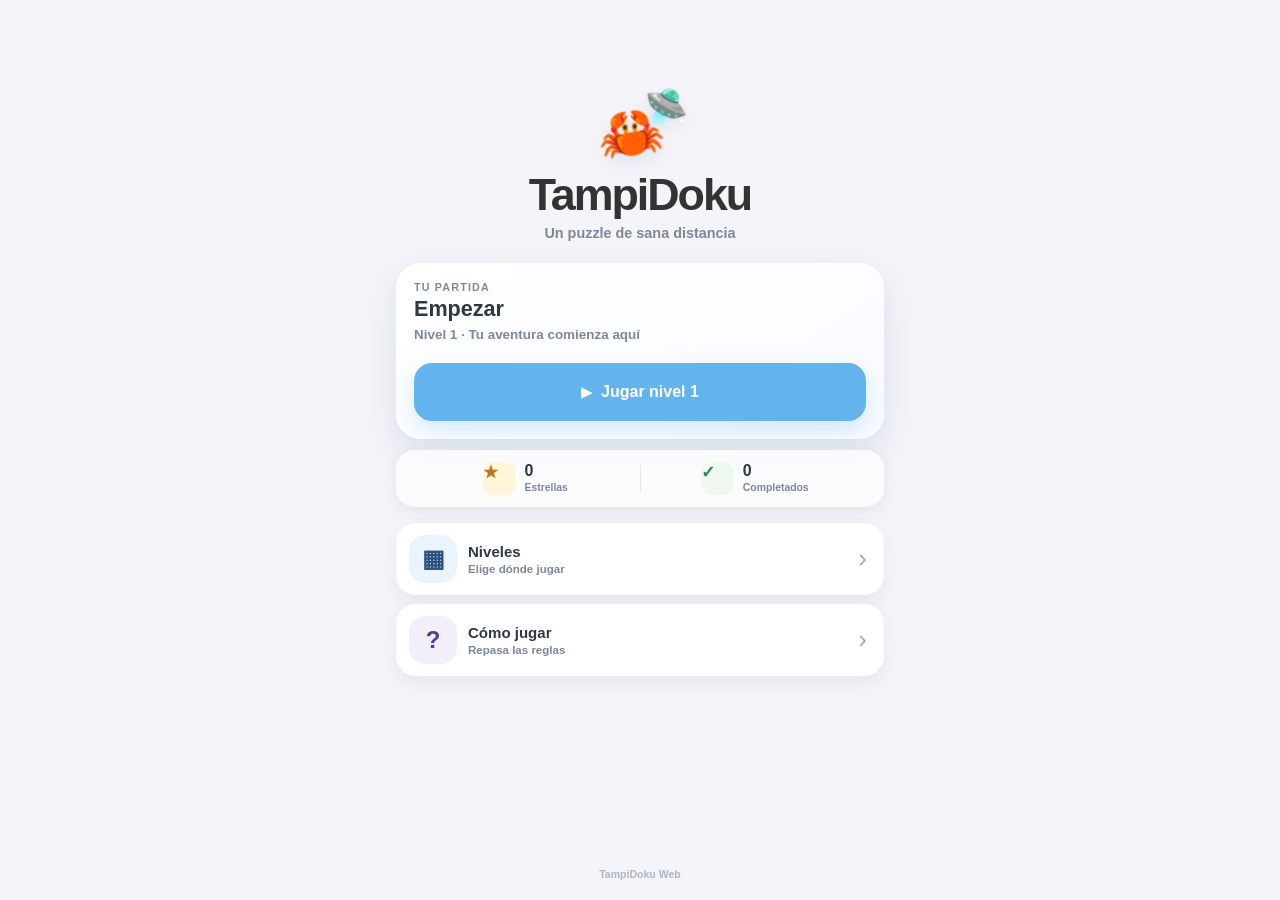
<file: index.html>
<!DOCTYPE html>
<html lang="es">
<head>
    <meta charset="UTF-8">
    <meta name="viewport" content="width=device-width, initial-scale=1.0, viewport-fit=cover">
    <meta name="theme-color" content="#f4f4f9">
    <title>TampiDoku</title>
    <link rel="stylesheet" href="css/home.css">
</head>
<body>
    <main class="home-app">
        <section class="hero">
            <div class="brand-mark" aria-hidden="true">
                <span class="brand-crab">🦀</span>
                <span class="brand-ufo">🛸</span>
            </div>

            <h1>TampiDoku</h1>
            <p>Un puzzle de sana distancia</p>
        </section>

        <section class="continue-card">
            <div class="continue-copy">
                <span class="continue-kicker">TU PARTIDA</span>
                <h2 id="continue-title">Continuar</h2>
                <p id="continue-detail">Cargando progreso…</p>
            </div>

            <button id="btn-continue" class="continue-button" type="button" disabled>
                <span class="play-icon">▶</span>
                <span id="continue-button-text">Continuar</span>
            </button>
        </section>

        <section class="progress-summary" aria-label="Progreso">
            <div class="summary-item">
                <span class="summary-icon">★</span>
                <div>
                    <strong id="total-stars">0</strong>
                    <span>Estrellas</span>
                </div>
            </div>

            <div class="summary-divider"></div>

            <div class="summary-item">
                <span class="summary-icon">✓</span>
                <div>
                    <strong id="completed-levels">0</strong>
                    <span>Completados</span>
                </div>
            </div>
        </section>

        <nav class="home-menu" aria-label="Menú principal">
            <button id="btn-levels" class="menu-card levels-card" type="button">
                <span class="menu-icon">▦</span>
                <span class="menu-copy">
                    <strong>Niveles</strong>
                    <small>Elige dónde jugar</small>
                </span>
                <span class="menu-arrow">›</span>
            </button>

            <button id="btn-tutorial" class="menu-card tutorial-card" type="button">
                <span class="menu-icon">?</span>
                <span class="menu-copy">
                    <strong>Cómo jugar</strong>
                    <small>Repasa las reglas</small>
                </span>
                <span class="menu-arrow">›</span>
            </button>
        </nav>

        <p class="home-version">TampiDoku Web</p>
    </main>

    <script src="js/player-progress.js"></script>
    <script src="js/home.js"></script>
</body>
</html>
</file>
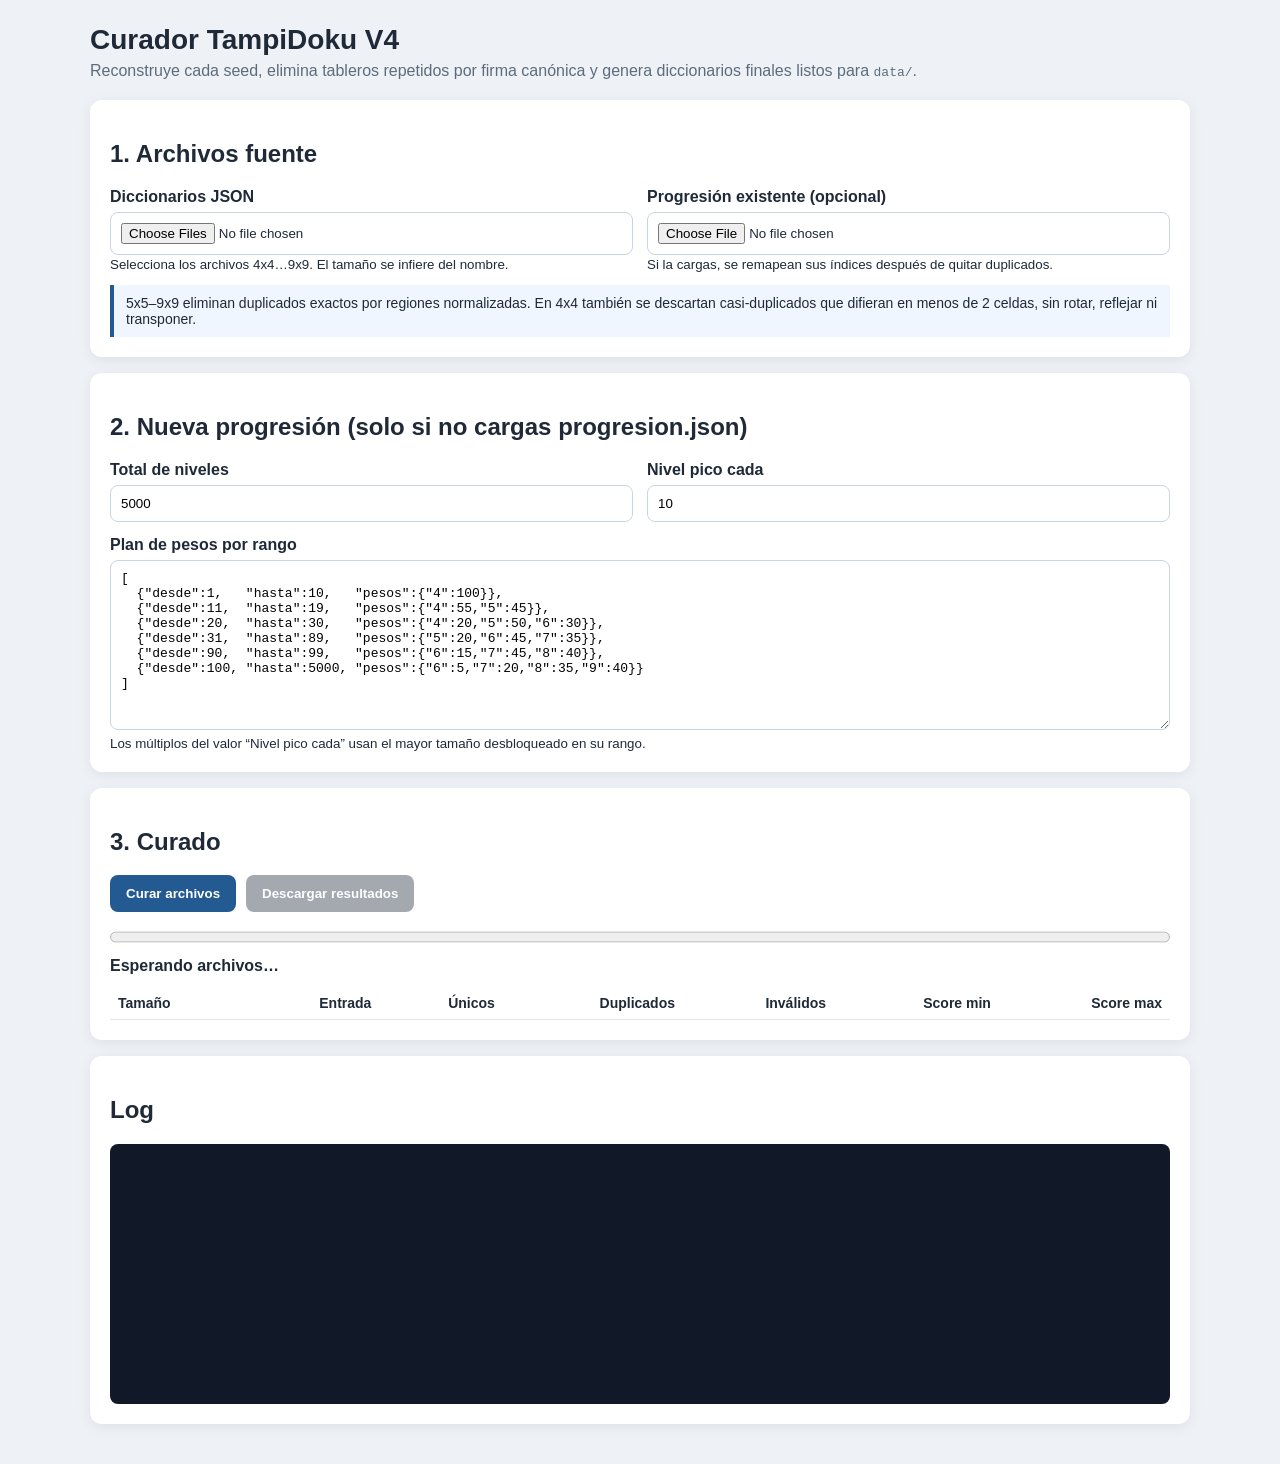
<file: curador_tampidoku.html>
<!DOCTYPE html>
<html lang="es">
<head>
<meta charset="UTF-8">
<meta name="viewport" content="width=device-width, initial-scale=1.0">
<title>Curador TampiDoku V4 — Dedupe visual 4x4 + Progresión</title>
<style>
    :root {
        font-family: "Segoe UI", Arial, sans-serif;
        color: #1f2937;
        background: #eef2f7;
    }
    * { box-sizing: border-box; }
    body { margin: 0; padding: 24px; }
    .wrap { max-width: 1100px; margin: 0 auto; }
    h1 { margin: 0 0 6px; font-size: 28px; }
    .sub { margin: 0 0 20px; color: #5f6b7a; }
    .card {
        background: white;
        border-radius: 12px;
        padding: 20px;
        margin-bottom: 16px;
        box-shadow: 0 3px 14px rgba(0,0,0,.07);
    }
    .grid {
        display: grid;
        grid-template-columns: repeat(auto-fit,minmax(240px,1fr));
        gap: 14px;
    }
    label { display:block; font-weight:600; margin-bottom:6px; }
    input[type=file], input[type=number], textarea {
        width:100%;
        padding:10px;
        border:1px solid #cbd5e1;
        border-radius:8px;
        background:#fff;
    }
    textarea {
        min-height: 170px;
        resize: vertical;
        font-family: Consolas, monospace;
        font-size: 13px;
    }
    button {
        border:0;
        border-radius:8px;
        padding:11px 16px;
        font-weight:700;
        cursor:pointer;
        background:#245a92;
        color:#fff;
    }
    button.secondary { background:#4b5563; }
    button:disabled { opacity:.5; cursor:not-allowed; }
    .actions { display:flex; flex-wrap:wrap; gap:10px; margin-top:14px; }
    progress { width:100%; height:22px; }
    #status { margin-top:8px; font-weight:600; }
    table { width:100%; border-collapse:collapse; margin-top:12px; font-size:14px; }
    th,td { border-bottom:1px solid #e5e7eb; padding:8px; text-align:right; }
    th:first-child,td:first-child { text-align:left; }
    .log {
        background:#111827;
        color:#d1d5db;
        padding:14px;
        border-radius:8px;
        height:260px;
        overflow:auto;
        font: 13px/1.45 Consolas, monospace;
        white-space:pre-wrap;
    }
    .ok { color:#166534; }
    .warn { color:#92400e; }
    .note {
        padding:10px 12px;
        border-left:4px solid #245a92;
        background:#eff6ff;
        margin-top:12px;
        font-size:14px;
    }
</style>
</head>
<body>
<div class="wrap">
    <h1>Curador TampiDoku V4</h1>
    <p class="sub">Reconstruye cada seed, elimina tableros repetidos por firma canónica y genera diccionarios finales listos para <code>data/</code>.</p>

    <div class="card">
        <h2>1. Archivos fuente</h2>
        <div class="grid">
            <div>
                <label for="dict-files">Diccionarios JSON</label>
                <input id="dict-files" type="file" accept=".json,application/json" multiple>
                <small>Selecciona los archivos 4x4…9x9. El tamaño se infiere del nombre.</small>
            </div>
            <div>
                <label for="progress-file">Progresión existente (opcional)</label>
                <input id="progress-file" type="file" accept=".json,application/json">
                <small>Si la cargas, se remapean sus índices después de quitar duplicados.</small>
            </div>
        </div>
        <div class="note">
            5x5–9x9 eliminan duplicados exactos por regiones normalizadas. En 4x4 también se descartan casi-duplicados que difieran en menos de 2 celdas, sin rotar, reflejar ni transponer.
        </div>
    </div>

    <div class="card">
        <h2>2. Nueva progresión (solo si no cargas progresion.json)</h2>
        <div class="grid">
            <div>
                <label for="target-levels">Total de niveles</label>
                <input id="target-levels" type="number" min="1" value="5000">
            </div>
            <div>
                <label for="peak-every">Nivel pico cada</label>
                <input id="peak-every" type="number" min="0" value="10">
            </div>
        </div>

        <label for="plan" style="margin-top:14px">Plan de pesos por rango</label>
        <textarea id="plan">[
  {"desde":1,   "hasta":10,   "pesos":{"4":100}},
  {"desde":11,  "hasta":19,   "pesos":{"4":55,"5":45}},
  {"desde":20,  "hasta":30,   "pesos":{"4":20,"5":50,"6":30}},
  {"desde":31,  "hasta":89,   "pesos":{"5":20,"6":45,"7":35}},
  {"desde":90,  "hasta":99,   "pesos":{"6":15,"7":45,"8":40}},
  {"desde":100, "hasta":5000, "pesos":{"6":5,"7":20,"8":35,"9":40}}
]</textarea>
        <small>Los múltiplos del valor “Nivel pico cada” usan el mayor tamaño desbloqueado en su rango.</small>
    </div>

    <div class="card">
        <h2>3. Curado</h2>
        <div class="actions">
            <button id="btn-process">Curar archivos</button>
            <button id="btn-download-all" class="secondary" disabled>Descargar resultados</button>
        </div>
        <div style="margin-top:14px">
            <progress id="bar" value="0" max="1"></progress>
            <div id="status">Esperando archivos…</div>
        </div>

        <table>
            <thead>
                <tr>
                    <th>Tamaño</th>
                    <th>Entrada</th>
                    <th>Únicos</th>
                    <th>Duplicados</th>
                    <th>Inválidos</th>
                    <th>Score min</th>
                    <th>Score max</th>
                </tr>
            </thead>
            <tbody id="stats"></tbody>
        </table>
    </div>

    <div class="card">
        <h2>Log</h2>
        <div id="log" class="log"></div>
    </div>
</div>

<script>
"use strict";

// ============================================================
// MOTOR DE GENERACIÓN — copia autocontenida del generador
// ============================================================

function mulberry32(a) {
    return function() {
        let t = a += 0x6D2B79F5;
        t = Math.imul(t ^ t >>> 15, t | 1);
        t ^= t + Math.imul(t ^ t >>> 7, t | 61);
        return ((t ^ t >>> 14) >>> 0) / 4294967296;
    };
}

function shuffleArray(array, rng) {
    for (let i = array.length - 1; i > 0; i--) {
        const j = Math.floor(rng() * (i + 1));
        [array[i], array[j]] = [array[j], array[i]];
    }
    return array;
}

function countSolutions(grid, size) {
    let solutionsCount = 0;

    function solve(row, currentMarkers) {
        if (row === size) {
            solutionsCount++;
            return;
        }

        for (let col = 0; col < size; col++) {
            if (isValidForSolver(row, col, currentMarkers, grid)) {
                currentMarkers.push({r: row, c: col, biome: grid[row][col]});
                solve(row + 1, currentMarkers);
                currentMarkers.pop();

                if (solutionsCount > 1) return;
            }
        }
    }

    function isValidForSolver(r, c, currentMarkers, grid) {
        const biome = grid[r][c];

        for (const marker of currentMarkers) {
            if (marker.c === c) return false;
            if (marker.biome === biome) return false;
            if (Math.abs(marker.r - r) <= 1 &&
                Math.abs(marker.c - c) <= 1) return false;
        }
        return true;
    }

    solve(0, []);
    return solutionsCount;
}

function generateRandomLevel(size, seed) {
    const rng = mulberry32(Number(seed));
    const maxAttempts = 1500;

    for (let attempt = 0; attempt < maxAttempts; attempt++) {
        let newSolution = [];

        function solveMarkers(row, currentSolution) {
            if (row === size) {
                newSolution = [...currentSolution];
                return true;
            }

            const cols = shuffleArray([...Array(size).keys()], rng);

            for (const c of cols) {
                if (isValidPosition(row, c, currentSolution)) {
                    currentSolution.push({r: row, c});
                    if (solveMarkers(row + 1, currentSolution)) return true;
                    currentSolution.pop();
                }
            }
            return false;
        }

        function isValidPosition(r, c, currentSolution) {
            for (const marker of currentSolution) {
                if (marker.c === c) return false;
                if (Math.abs(marker.r - r) <= 1 &&
                    Math.abs(marker.c - c) <= 1) return false;
            }
            return true;
        }

        solveMarkers(0, []);

        if (newSolution.length !== size) continue;

        const newRegionGrid = Array.from(
            {length:size},
            () => Array(size).fill(-1)
        );

        const queue = [];

        newSolution.forEach((marker,index) => {
            newRegionGrid[marker.r][marker.c] = index;
            queue.push({r:marker.r,c:marker.c,id:index});
        });

        while (queue.length > 0) {
            const randIdx = Math.floor(rng() * queue.length);
            const current = queue.splice(randIdx,1)[0];

            const neighbors = [
                {r:current.r-1,c:current.c},
                {r:current.r+1,c:current.c},
                {r:current.r,c:current.c-1},
                {r:current.r,c:current.c+1}
            ];

            for (const n of neighbors) {
                if (
                    n.r >= 0 && n.r < size &&
                    n.c >= 0 && n.c < size &&
                    newRegionGrid[n.r][n.c] === -1
                ) {
                    newRegionGrid[n.r][n.c] = current.id;
                    queue.push({r:n.r,c:n.c,id:current.id});
                }
            }
        }

        if (countSolutions(newRegionGrid,size) === 1) {
            return {
                generatedSolution:newSolution,
                generatedRegions:newRegionGrid
            };
        }
    }

    return null;
}

// ============================================================
// FIRMA CANÓNICA
// ============================================================

function normalizeRegions(grid) {
    const idMap = new Map();
    let nextId = 0;

    return grid.map(row => row.map(value => {
        if (!idMap.has(value)) {
            idMap.set(value,nextId++);
        }
        return idMap.get(value);
    }));
}

function getBoardSignature(level) {
    // La identidad visual del tablero queda definida únicamente por
    // la forma de sus regiones. Los IDs internos se normalizan antes
    // de comparar para detectar tableros visualmente idénticos aunque
    // sus regiones tengan numeraciones distintas.
    return normalizeRegions(level.generatedRegions)
        .map(row => row.join(","))
        .join("|");
}

// Distancia visual entre dos tableros ya normalizados.
// NO rota, refleja ni transpone: compara exactamente las mismas coordenadas.
function visualDistance(gridA, gridB) {
    let diff = 0;

    for (let r = 0; r < gridA.length; r++) {
        for (let c = 0; c < gridA[r].length; c++) {
            if (gridA[r][c] !== gridB[r][c]) {
                diff++;
            }
        }
    }

    return diff;
}

// Para 4x4 exigimos al menos 2 celdas distintas.
// 0 = duplicado exacto
// 1 = casi duplicado visual
// 2+ = suficientemente diferente
function isTooSimilar4x4(levelA, levelB) {
    const a = normalizeRegions(levelA.generatedRegions);
    const b = normalizeRegions(levelB.generatedRegions);

    return visualDistance(a, b) < 2;
}

// ============================================================
// UTILIDADES
// ============================================================

const $ = id => document.getElementById(id);
const results = {
    dictionaries:new Map(),
    progression:null,
    files:[]
};

function log(message) {
    const box = $("log");
    box.textContent += `> ${message}\n`;
    box.scrollTop = box.scrollHeight;
}

function inferSize(filename) {
    const m = filename.match(/(?:diccionario[_-]?)?(\d+)x\1/i);
    if (m) return Number(m[1]);

    const m2 = filename.match(/(\d+)x(\d+)/i);
    if (m2 && m2[1] === m2[2]) return Number(m2[1]);

    return null;
}

async function readJsonFile(file) {
    const text = await file.text();
    return JSON.parse(text);
}

function yieldUI() {
    return new Promise(resolve => setTimeout(resolve,0));
}

function downloadJson(filename,data) {
    const blob = new Blob(
        [JSON.stringify(data,null,2)],
        {type:"application/json"}
    );
    const url = URL.createObjectURL(blob);
    const a = document.createElement("a");
    a.href = url;
    a.download = filename;
    document.body.appendChild(a);
    a.click();
    a.remove();
    setTimeout(() => URL.revokeObjectURL(url),1000);
}

function updateStats(rows) {
    $("stats").innerHTML = rows.map(s => `
        <tr>
            <td>${s.size}x${s.size}</td>
            <td>${s.input}</td>
            <td>${s.unique}</td>
            <td>${s.duplicates}</td>
            <td>${s.invalid}</td>
            <td>${s.minScore ?? "-"}</td>
            <td>${s.maxScore ?? "-"}</td>
        </tr>
    `).join("");
}

// ============================================================
// CURADO DE DICCIONARIOS
// ============================================================

async function curateDictionary(size,items,progress,totalWork) {
    const signatures = new Map();
    const curated = [];
    const acceptedLevels = []; // tableros reconstruidos ya aceptados
    const duplicates = [];
    let invalid = 0;

    for (let i = 0; i < items.length; i++) {
        const item = items[i];

        if (
            item == null ||
            item.seed === undefined ||
            item.seed === null
        ) {
            invalid++;
            progress.done++;
            continue;
        }

        const level = generateRandomLevel(size,item.seed);

        if (!level) {
            invalid++;
            log(`${size}x${size}: seed ${item.seed} no pudo reconstruirse.`);
            progress.done++;
            continue;
        }

        const signature = getBoardSignature(level);

        let duplicateOf = null;
        let duplicateReason = null;

        // Regla general: duplicado exacto por firma visual.
        if (signatures.has(signature)) {
            duplicateOf = signatures.get(signature);
            duplicateReason = "exacto";
        }

        // Regla especial para 4x4:
        // si solo cambia 0 o 1 celda respecto a un tablero aceptado,
        // se considera demasiado parecido visualmente.
        if (!duplicateOf && size === 4) {
            for (let k = 0; k < acceptedLevels.length; k++) {
                if (isTooSimilar4x4(level, acceptedLevels[k].level)) {
                    duplicateOf = acceptedLevels[k].item;
                    duplicateReason = "casi-duplicado (menos de 2 celdas distintas)";
                    break;
                }
            }
        }

        if (duplicateOf) {
            duplicates.push({
                seedDescartada:item.seed,
                seedConservada:duplicateOf.seed,
                scoreDescartado:item.score,
                scoreConservado:duplicateOf.score,
                motivo:duplicateReason
            });

            if (duplicates.length <= 100) {
                log(
                    `${size}x${size}: ${duplicateReason.toUpperCase()} seed ${item.seed} ` +
                    `~ seed ${duplicateOf.seed}. Se conserva ${duplicateOf.seed}.`
                );
            }
        } else {
            const kept = {
                ...item,
                seed:Number(item.seed)
            };

            signatures.set(signature,kept);
            curated.push(kept);
            acceptedLevels.push({
                item:kept,
                level
            });
        }

        progress.done++;
        $("bar").value = progress.done;
        $("status").textContent =
            `${progress.done.toLocaleString()} / ${totalWork.toLocaleString()} seeds revisadas`;

        if (i % 50 === 0) await yieldUI();
    }

    // Orden estable: score ascendente, luego seed.
    curated.sort((a,b) =>
        (Number(a.score) || 0) - (Number(b.score) || 0) ||
        Number(a.seed) - Number(b.seed)
    );

    // Índice final explícito: útil para auditoría.
    curated.forEach((item,index) => {
        item.indice = index;
    });

    return {curated,duplicates,invalid};
}

// ============================================================
// PROGRESIÓN
// ============================================================

function deterministicUnit(level) {
    // Hash entero sencillo y reproducible.
    let x = Math.imul(level ^ 0x9e3779b9, 0x85ebca6b);
    x ^= x >>> 13;
    x = Math.imul(x,0xc2b2ae35);
    x ^= x >>> 16;
    return (x >>> 0) / 4294967296;
}

function getRangeForLevel(plan,level) {
    return plan.find(r => level >= r.desde && level <= r.hasta);
}

function chooseWeightedSize(range,level,peakEvery) {
    const entries = Object.entries(range.pesos)
        .map(([size,weight]) => [Number(size),Number(weight)])
        .filter(([,weight]) => weight > 0)
        .sort((a,b) => a[0] - b[0]);

    if (!entries.length) {
        throw new Error(`El rango ${range.desde}-${range.hasta} no tiene pesos válidos.`);
    }

    if (peakEvery > 0 && level % peakEvery === 0) {
        return entries[entries.length - 1][0];
    }

    const total = entries.reduce((sum,[,w]) => sum+w,0);
    let cursor = deterministicUnit(level) * total;

    for (const [size,weight] of entries) {
        cursor -= weight;
        if (cursor < 0) return size;
    }

    return entries[entries.length - 1][0];
}

function buildNewProgression(dictionaries,targetLevels,plan,peakEvery) {
    const cursors = new Map();
    const progression = [];

    for (const size of dictionaries.keys()) cursors.set(size,0);

    for (let level = 1; level <= targetLevels; level++) {
        const range = getRangeForLevel(plan,level);
        if (!range) {
            throw new Error(`No hay rango de progresión definido para nivel ${level}.`);
        }

        let size = chooseWeightedSize(range,level,peakEvery);

        // Si ese tamaño no está disponible, usar el más cercano permitido
        // que sí tenga diccionario.
        if (!dictionaries.has(size)) {
            const available = [...dictionaries.keys()].sort((a,b) =>
                Math.abs(a-size)-Math.abs(b-size)
            );
            if (!available.length) throw new Error("No hay diccionarios disponibles.");
            size = available[0];
        }

        const dict = dictionaries.get(size);
        const cursor = cursors.get(size) || 0;

        if (cursor >= dict.length) {
            throw new Error(
                `No hay suficientes tableros ${size}x${size}. ` +
                `Se necesitan más de ${dict.length} para completar la progresión.`
            );
        }

        const item = dict[cursor];

        progression.push({
            nivel:level,
            tamano:size,
            indice:cursor,
            score:Number(item.score) || 0
        });

        cursors.set(size,cursor+1);
    }

    return progression;
}

function remapExistingProgression(oldProgression,originalBySize,curatedBySize) {
    const mapsBySize = new Map();

    for (const [size,curated] of curatedBySize.entries()) {
        const bySeed = new Map();
        curated.forEach((item,index) => {
            bySeed.set(String(item.seed),index);
        });
        mapsBySize.set(size,bySeed);
    }

    // Evita que dos niveles terminen apuntando al mismo tablero final.
    const usedBySize = new Map();
    for (const size of curatedBySize.keys()) {
        usedBySize.set(size,new Set());
    }

    function findUnusedReplacement(size,preferredScore) {
        const curated = curatedBySize.get(size) || [];
        const used = usedBySize.get(size);

        let bestIndex = -1;
        let bestDistance = Infinity;

        for (let i=0; i<curated.length; i++) {
            if (used.has(i)) continue;

            const score = Number(curated[i].score) || 0;
            const distance = Math.abs(score - preferredScore);

            if (distance < bestDistance) {
                bestDistance = distance;
                bestIndex = i;
                if (distance === 0) break;
            }
        }

        return bestIndex;
    }

    const remapped = [];
    let skipped = 0;
    let replacedDuplicates = 0;

    for (const entry of [...oldProgression].sort(
        (a,b) => Number(a.nivel)-Number(b.nivel)
    )) {
        const size = Number(entry.tamano);
        const oldDict = originalBySize.get(size);
        const curated = curatedBySize.get(size);
        const used = usedBySize.get(size);

        if (!oldDict || !curated || !used) {
            log(`Progresión nivel ${entry.nivel}: falta diccionario ${size}x${size}.`);
            skipped++;
            continue;
        }

        const oldIndex = Number(entry.indice);
        const oldItem = oldDict[oldIndex];

        if (!oldItem || oldItem.seed == null) {
            log(`Progresión nivel ${entry.nivel}: índice original ${oldIndex} inválido.`);
            skipped++;
            continue;
        }

        const preferredScore =
            Number(oldItem.score) ||
            Number(entry.score) ||
            0;

        let newIndex = mapsBySize.get(size)?.get(String(oldItem.seed));

        // Si la seed fue eliminada por ser duplicada, localizar el tablero
        // conservado mediante la firma canónica.
        if (newIndex === undefined) {
            const oldLevel = generateRandomLevel(size,oldItem.seed);

            if (oldLevel) {
                const oldSignature = getBoardSignature(oldLevel);

                for (let i=0; i<curated.length; i++) {
                    const test = generateRandomLevel(size,curated[i].seed);
                    if (test && getBoardSignature(test) === oldSignature) {
                        newIndex = i;
                        break;
                    }
                }
            }
        }

        // Si el tablero ya fue utilizado por otro nivel, sustituirlo por
        // otro tablero aún no usado con score lo más parecido posible.
        if (newIndex === undefined || used.has(newIndex)) {
            const replacement = findUnusedReplacement(size,preferredScore);

            if (replacement < 0) {
                log(
                    `Nivel ${entry.nivel}: no quedan tableros únicos ` +
                    `${size}x${size} disponibles para reemplazo.`
                );
                skipped++;
                continue;
            }

            if (newIndex !== undefined && used.has(newIndex)) {
                log(
                    `Nivel ${entry.nivel}: el tablero del índice ${newIndex} ` +
                    `ya estaba usado; sustituido por índice ${replacement}.`
                );
                replacedDuplicates++;
            } else {
                log(
                    `Nivel ${entry.nivel}: seed ${oldItem.seed} no sobrevivió ` +
                    `al curado; sustituida por índice ${replacement}.`
                );
            }

            newIndex = replacement;
        }

        used.add(newIndex);

        const item = curated[newIndex];

        remapped.push({
            ...entry,
            tamano:size,
            indice:newIndex,
            score:Number(item.score) || preferredScore
        });
    }

    if (replacedDuplicates) {
        log(
            `Progresión: ${replacedDuplicates} referencias repetidas ` +
            `fueron sustituidas por tableros únicos.`
        );
    }

    if (skipped) {
        log(`ADVERTENCIA: ${skipped} entradas de progresión no pudieron remapearse.`);
    }

    return remapped.sort((a,b) => Number(a.nivel)-Number(b.nivel));
}

// ============================================================
// PROCESO PRINCIPAL
// ============================================================

$("btn-process").addEventListener("click", async () => {
    const files = [...$("dict-files").files];

    if (!files.length) {
        alert("Selecciona al menos un diccionario JSON.");
        return;
    }

    $("btn-process").disabled = true;
    $("btn-download-all").disabled = true;
    $("log").textContent = "";
    $("stats").innerHTML = "";
    results.dictionaries.clear();
    results.progression = null;
    results.files = [];

    try {
        const sourceBySize = new Map();

        for (const file of files) {
            const size = inferSize(file.name);

            if (!size) {
                throw new Error(`No pude inferir el tamaño desde: ${file.name}`);
            }

            const data = await readJsonFile(file);

            if (!Array.isArray(data)) {
                throw new Error(`${file.name} no contiene un arreglo JSON.`);
            }

            if (sourceBySize.has(size)) {
                throw new Error(`Hay más de un diccionario para ${size}x${size}.`);
            }

            sourceBySize.set(size,data);
            log(`${file.name}: ${data.length.toLocaleString()} entradas cargadas.`);
        }

        const totalWork = [...sourceBySize.values()]
            .reduce((sum,arr) => sum+arr.length,0);

        $("bar").max = totalWork;
        $("bar").value = 0;

        const progress = {done:0};
        const stats = [];
        const duplicateReports = new Map();

        for (const size of [...sourceBySize.keys()].sort((a,b)=>a-b)) {
            const input = sourceBySize.get(size);

            log(`--- Curando ${size}x${size} ---`);

            const result = await curateDictionary(
                size,input,progress,totalWork
            );

            results.dictionaries.set(size,result.curated);
            duplicateReports.set(size,result.duplicates);

            const scores = result.curated
                .map(x => Number(x.score))
                .filter(Number.isFinite);

            stats.push({
                size,
                input:input.length,
                unique:result.curated.length,
                duplicates:result.duplicates.length,
                invalid:result.invalid,
                minScore:scores.length ? Math.min(...scores) : null,
                maxScore:scores.length ? Math.max(...scores) : null
            });

            updateStats(stats);

            log(
                `${size}x${size}: ${result.curated.length} únicos, ` +
                `${result.duplicates.length} duplicados, ${result.invalid} inválidos.`
            );
        }

        // Generar reporte de colisiones.
        for (const [size,rows] of duplicateReports.entries()) {
            if (rows.length) {
                results.files.push({
                    name:`duplicados_${size}x${size}.json`,
                    data:rows
                });
            }
        }

        const progressFile = $("progress-file").files[0];

        if (progressFile) {
            const oldProgression = await readJsonFile(progressFile);

            if (!Array.isArray(oldProgression)) {
                throw new Error("progresion.json debe contener un arreglo.");
            }

            log("Remapeando progresión existente después del deduplicado…");

            results.progression = remapExistingProgression(
                oldProgression,
                sourceBySize,
                results.dictionaries
            );
        } else {
            const targetLevels = Number($("target-levels").value);
            const peakEvery = Number($("peak-every").value);
            const plan = JSON.parse($("plan").value);

            log(`Generando nueva progresión de ${targetLevels} niveles…`);

            results.progression = buildNewProgression(
                results.dictionaries,
                targetLevels,
                plan,
                peakEvery
            );
        }

        for (const [size,data] of results.dictionaries.entries()) {
            results.files.push({
                name:`diccionario_${size}x${size}_N.json`,
                data
            });
        }

        results.files.push({
            name:"progresion.json",
            data:results.progression
        });

        $("status").textContent =
            `Curado terminado: ${results.progression.length.toLocaleString()} niveles de progresión.`;

        $("btn-download-all").disabled = false;
        log("Proceso terminado. Resultados listos para descargar.");

    } catch (err) {
        console.error(err);
        $("status").textContent = "Error durante el curado.";
        log(`ERROR: ${err.message}`);
        alert(err.message);
    } finally {
        $("btn-process").disabled = false;
    }
});

$("btn-download-all").addEventListener("click", async () => {
    for (const file of results.files) {
        downloadJson(file.name,file.data);
        await new Promise(resolve => setTimeout(resolve,150));
    }
    log(`${results.files.length} archivos enviados a descarga.`);
});
</script>
</body>
</html>
</file>
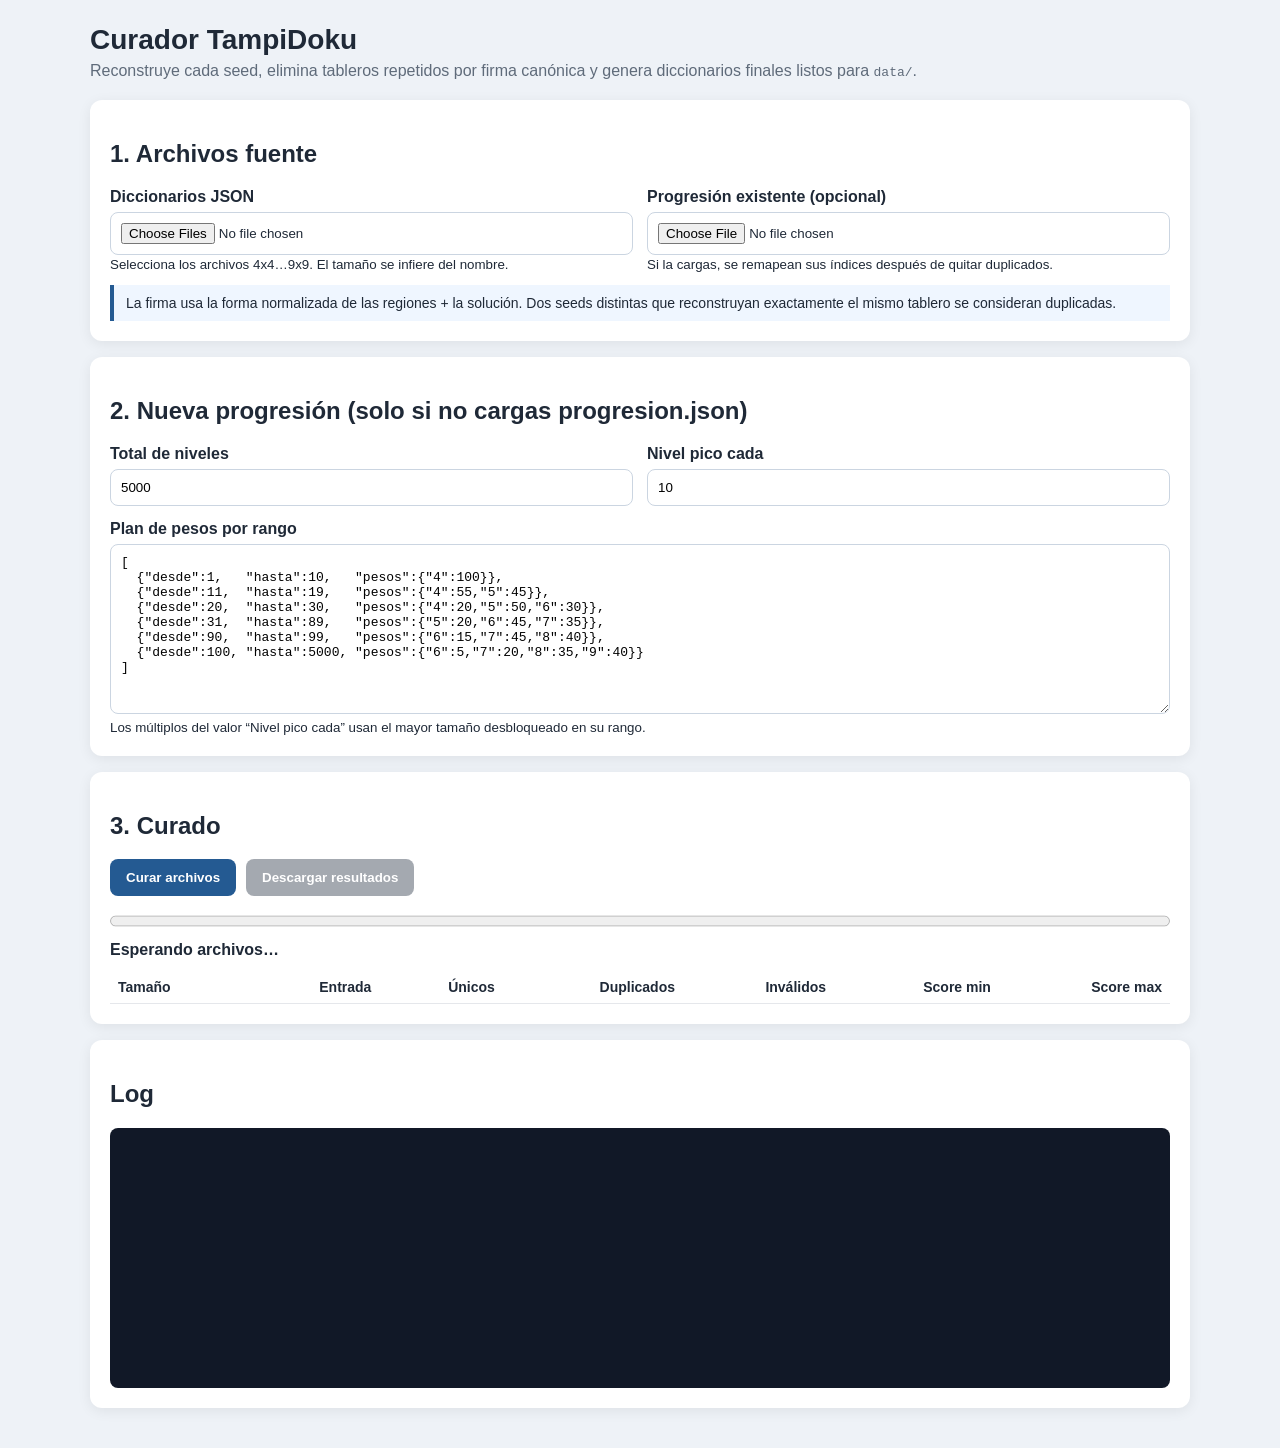
<file: curador_tampidoku_v2.html>
<!DOCTYPE html>
<html lang="es">
<head>
<meta charset="UTF-8">
<meta name="viewport" content="width=device-width, initial-scale=1.0">
<title>Curador TampiDoku — Dedupe + Progresión</title>
<style>
    :root {
        font-family: "Segoe UI", Arial, sans-serif;
        color: #1f2937;
        background: #eef2f7;
    }
    * { box-sizing: border-box; }
    body { margin: 0; padding: 24px; }
    .wrap { max-width: 1100px; margin: 0 auto; }
    h1 { margin: 0 0 6px; font-size: 28px; }
    .sub { margin: 0 0 20px; color: #5f6b7a; }
    .card {
        background: white;
        border-radius: 12px;
        padding: 20px;
        margin-bottom: 16px;
        box-shadow: 0 3px 14px rgba(0,0,0,.07);
    }
    .grid {
        display: grid;
        grid-template-columns: repeat(auto-fit,minmax(240px,1fr));
        gap: 14px;
    }
    label { display:block; font-weight:600; margin-bottom:6px; }
    input[type=file], input[type=number], textarea {
        width:100%;
        padding:10px;
        border:1px solid #cbd5e1;
        border-radius:8px;
        background:#fff;
    }
    textarea {
        min-height: 170px;
        resize: vertical;
        font-family: Consolas, monospace;
        font-size: 13px;
    }
    button {
        border:0;
        border-radius:8px;
        padding:11px 16px;
        font-weight:700;
        cursor:pointer;
        background:#245a92;
        color:#fff;
    }
    button.secondary { background:#4b5563; }
    button:disabled { opacity:.5; cursor:not-allowed; }
    .actions { display:flex; flex-wrap:wrap; gap:10px; margin-top:14px; }
    progress { width:100%; height:22px; }
    #status { margin-top:8px; font-weight:600; }
    table { width:100%; border-collapse:collapse; margin-top:12px; font-size:14px; }
    th,td { border-bottom:1px solid #e5e7eb; padding:8px; text-align:right; }
    th:first-child,td:first-child { text-align:left; }
    .log {
        background:#111827;
        color:#d1d5db;
        padding:14px;
        border-radius:8px;
        height:260px;
        overflow:auto;
        font: 13px/1.45 Consolas, monospace;
        white-space:pre-wrap;
    }
    .ok { color:#166534; }
    .warn { color:#92400e; }
    .note {
        padding:10px 12px;
        border-left:4px solid #245a92;
        background:#eff6ff;
        margin-top:12px;
        font-size:14px;
    }
</style>
</head>
<body>
<div class="wrap">
    <h1>Curador TampiDoku</h1>
    <p class="sub">Reconstruye cada seed, elimina tableros repetidos por firma canónica y genera diccionarios finales listos para <code>data/</code>.</p>

    <div class="card">
        <h2>1. Archivos fuente</h2>
        <div class="grid">
            <div>
                <label for="dict-files">Diccionarios JSON</label>
                <input id="dict-files" type="file" accept=".json,application/json" multiple>
                <small>Selecciona los archivos 4x4…9x9. El tamaño se infiere del nombre.</small>
            </div>
            <div>
                <label for="progress-file">Progresión existente (opcional)</label>
                <input id="progress-file" type="file" accept=".json,application/json">
                <small>Si la cargas, se remapean sus índices después de quitar duplicados.</small>
            </div>
        </div>
        <div class="note">
            La firma usa la forma normalizada de las regiones + la solución. Dos seeds distintas que reconstruyan exactamente el mismo tablero se consideran duplicadas.
        </div>
    </div>

    <div class="card">
        <h2>2. Nueva progresión (solo si no cargas progresion.json)</h2>
        <div class="grid">
            <div>
                <label for="target-levels">Total de niveles</label>
                <input id="target-levels" type="number" min="1" value="5000">
            </div>
            <div>
                <label for="peak-every">Nivel pico cada</label>
                <input id="peak-every" type="number" min="0" value="10">
            </div>
        </div>

        <label for="plan" style="margin-top:14px">Plan de pesos por rango</label>
        <textarea id="plan">[
  {"desde":1,   "hasta":10,   "pesos":{"4":100}},
  {"desde":11,  "hasta":19,   "pesos":{"4":55,"5":45}},
  {"desde":20,  "hasta":30,   "pesos":{"4":20,"5":50,"6":30}},
  {"desde":31,  "hasta":89,   "pesos":{"5":20,"6":45,"7":35}},
  {"desde":90,  "hasta":99,   "pesos":{"6":15,"7":45,"8":40}},
  {"desde":100, "hasta":5000, "pesos":{"6":5,"7":20,"8":35,"9":40}}
]</textarea>
        <small>Los múltiplos del valor “Nivel pico cada” usan el mayor tamaño desbloqueado en su rango.</small>
    </div>

    <div class="card">
        <h2>3. Curado</h2>
        <div class="actions">
            <button id="btn-process">Curar archivos</button>
            <button id="btn-download-all" class="secondary" disabled>Descargar resultados</button>
        </div>
        <div style="margin-top:14px">
            <progress id="bar" value="0" max="1"></progress>
            <div id="status">Esperando archivos…</div>
        </div>

        <table>
            <thead>
                <tr>
                    <th>Tamaño</th>
                    <th>Entrada</th>
                    <th>Únicos</th>
                    <th>Duplicados</th>
                    <th>Inválidos</th>
                    <th>Score min</th>
                    <th>Score max</th>
                </tr>
            </thead>
            <tbody id="stats"></tbody>
        </table>
    </div>

    <div class="card">
        <h2>Log</h2>
        <div id="log" class="log"></div>
    </div>
</div>

<script>
"use strict";

// ============================================================
// MOTOR DE GENERACIÓN — copia autocontenida del generador
// ============================================================

function mulberry32(a) {
    return function() {
        let t = a += 0x6D2B79F5;
        t = Math.imul(t ^ t >>> 15, t | 1);
        t ^= t + Math.imul(t ^ t >>> 7, t | 61);
        return ((t ^ t >>> 14) >>> 0) / 4294967296;
    };
}

function shuffleArray(array, rng) {
    for (let i = array.length - 1; i > 0; i--) {
        const j = Math.floor(rng() * (i + 1));
        [array[i], array[j]] = [array[j], array[i]];
    }
    return array;
}

function countSolutions(grid, size) {
    let solutionsCount = 0;

    function solve(row, currentMarkers) {
        if (row === size) {
            solutionsCount++;
            return;
        }

        for (let col = 0; col < size; col++) {
            if (isValidForSolver(row, col, currentMarkers, grid)) {
                currentMarkers.push({r: row, c: col, biome: grid[row][col]});
                solve(row + 1, currentMarkers);
                currentMarkers.pop();

                if (solutionsCount > 1) return;
            }
        }
    }

    function isValidForSolver(r, c, currentMarkers, grid) {
        const biome = grid[r][c];

        for (const marker of currentMarkers) {
            if (marker.c === c) return false;
            if (marker.biome === biome) return false;
            if (Math.abs(marker.r - r) <= 1 &&
                Math.abs(marker.c - c) <= 1) return false;
        }
        return true;
    }

    solve(0, []);
    return solutionsCount;
}

function generateRandomLevel(size, seed) {
    const rng = mulberry32(Number(seed));
    const maxAttempts = 1500;

    for (let attempt = 0; attempt < maxAttempts; attempt++) {
        let newSolution = [];

        function solveMarkers(row, currentSolution) {
            if (row === size) {
                newSolution = [...currentSolution];
                return true;
            }

            const cols = shuffleArray([...Array(size).keys()], rng);

            for (const c of cols) {
                if (isValidPosition(row, c, currentSolution)) {
                    currentSolution.push({r: row, c});
                    if (solveMarkers(row + 1, currentSolution)) return true;
                    currentSolution.pop();
                }
            }
            return false;
        }

        function isValidPosition(r, c, currentSolution) {
            for (const marker of currentSolution) {
                if (marker.c === c) return false;
                if (Math.abs(marker.r - r) <= 1 &&
                    Math.abs(marker.c - c) <= 1) return false;
            }
            return true;
        }

        solveMarkers(0, []);

        if (newSolution.length !== size) continue;

        const newRegionGrid = Array.from(
            {length:size},
            () => Array(size).fill(-1)
        );

        const queue = [];

        newSolution.forEach((marker,index) => {
            newRegionGrid[marker.r][marker.c] = index;
            queue.push({r:marker.r,c:marker.c,id:index});
        });

        while (queue.length > 0) {
            const randIdx = Math.floor(rng() * queue.length);
            const current = queue.splice(randIdx,1)[0];

            const neighbors = [
                {r:current.r-1,c:current.c},
                {r:current.r+1,c:current.c},
                {r:current.r,c:current.c-1},
                {r:current.r,c:current.c+1}
            ];

            for (const n of neighbors) {
                if (
                    n.r >= 0 && n.r < size &&
                    n.c >= 0 && n.c < size &&
                    newRegionGrid[n.r][n.c] === -1
                ) {
                    newRegionGrid[n.r][n.c] = current.id;
                    queue.push({r:n.r,c:n.c,id:current.id});
                }
            }
        }

        if (countSolutions(newRegionGrid,size) === 1) {
            return {
                generatedSolution:newSolution,
                generatedRegions:newRegionGrid
            };
        }
    }

    return null;
}

// ============================================================
// FIRMA CANÓNICA
// ============================================================

function normalizeRegions(grid) {
    const idMap = new Map();
    let nextId = 0;

    return grid.map(row => row.map(value => {
        if (!idMap.has(value)) {
            idMap.set(value,nextId++);
        }
        return idMap.get(value);
    }));
}

function getBoardSignature(level) {
    const regions = normalizeRegions(level.generatedRegions)
        .map(row => row.join(","))
        .join("|");

    const solution = level.generatedSolution
        .slice()
        .sort((a,b) => a.r - b.r || a.c - b.c)
        .map(p => `${p.r},${p.c}`)
        .join("|");

    return `${regions}::${solution}`;
}

// ============================================================
// UTILIDADES
// ============================================================

const $ = id => document.getElementById(id);
const results = {
    dictionaries:new Map(),
    progression:null,
    files:[]
};

function log(message) {
    const box = $("log");
    box.textContent += `> ${message}\n`;
    box.scrollTop = box.scrollHeight;
}

function inferSize(filename) {
    const m = filename.match(/(?:diccionario[_-]?)?(\d+)x\1/i);
    if (m) return Number(m[1]);

    const m2 = filename.match(/(\d+)x(\d+)/i);
    if (m2 && m2[1] === m2[2]) return Number(m2[1]);

    return null;
}

async function readJsonFile(file) {
    const text = await file.text();
    return JSON.parse(text);
}

function yieldUI() {
    return new Promise(resolve => setTimeout(resolve,0));
}

function downloadJson(filename,data) {
    const blob = new Blob(
        [JSON.stringify(data,null,2)],
        {type:"application/json"}
    );
    const url = URL.createObjectURL(blob);
    const a = document.createElement("a");
    a.href = url;
    a.download = filename;
    document.body.appendChild(a);
    a.click();
    a.remove();
    setTimeout(() => URL.revokeObjectURL(url),1000);
}

function updateStats(rows) {
    $("stats").innerHTML = rows.map(s => `
        <tr>
            <td>${s.size}x${s.size}</td>
            <td>${s.input}</td>
            <td>${s.unique}</td>
            <td>${s.duplicates}</td>
            <td>${s.invalid}</td>
            <td>${s.minScore ?? "-"}</td>
            <td>${s.maxScore ?? "-"}</td>
        </tr>
    `).join("");
}

// ============================================================
// CURADO DE DICCIONARIOS
// ============================================================

async function curateDictionary(size,items,progress,totalWork) {
    const signatures = new Map();
    const curated = [];
    const duplicates = [];
    let invalid = 0;

    for (let i = 0; i < items.length; i++) {
        const item = items[i];

        if (
            item == null ||
            item.seed === undefined ||
            item.seed === null
        ) {
            invalid++;
            progress.done++;
            continue;
        }

        const level = generateRandomLevel(size,item.seed);

        if (!level) {
            invalid++;
            log(`${size}x${size}: seed ${item.seed} no pudo reconstruirse.`);
            progress.done++;
            continue;
        }

        const signature = getBoardSignature(level);

        if (signatures.has(signature)) {
            const first = signatures.get(signature);

            duplicates.push({
                seedDescartada:item.seed,
                seedConservada:first.seed,
                scoreDescartado:item.score,
                scoreConservado:first.score
            });

            if (duplicates.length <= 100) {
                log(
                    `${size}x${size}: DUPLICADO seed ${item.seed} ` +
                    `= seed ${first.seed}. Se conserva ${first.seed}.`
                );
            }
        } else {
            const kept = {
                ...item,
                seed:Number(item.seed)
            };
            signatures.set(signature,kept);
            curated.push(kept);
        }

        progress.done++;
        $("bar").value = progress.done;
        $("status").textContent =
            `${progress.done.toLocaleString()} / ${totalWork.toLocaleString()} seeds revisadas`;

        if (i % 50 === 0) await yieldUI();
    }

    // Orden estable: score ascendente, luego seed.
    curated.sort((a,b) =>
        (Number(a.score) || 0) - (Number(b.score) || 0) ||
        Number(a.seed) - Number(b.seed)
    );

    // Índice final explícito: útil para auditoría.
    curated.forEach((item,index) => {
        item.indice = index;
    });

    return {curated,duplicates,invalid};
}

// ============================================================
// PROGRESIÓN
// ============================================================

function deterministicUnit(level) {
    // Hash entero sencillo y reproducible.
    let x = Math.imul(level ^ 0x9e3779b9, 0x85ebca6b);
    x ^= x >>> 13;
    x = Math.imul(x,0xc2b2ae35);
    x ^= x >>> 16;
    return (x >>> 0) / 4294967296;
}

function getRangeForLevel(plan,level) {
    return plan.find(r => level >= r.desde && level <= r.hasta);
}

function chooseWeightedSize(range,level,peakEvery) {
    const entries = Object.entries(range.pesos)
        .map(([size,weight]) => [Number(size),Number(weight)])
        .filter(([,weight]) => weight > 0)
        .sort((a,b) => a[0] - b[0]);

    if (!entries.length) {
        throw new Error(`El rango ${range.desde}-${range.hasta} no tiene pesos válidos.`);
    }

    if (peakEvery > 0 && level % peakEvery === 0) {
        return entries[entries.length - 1][0];
    }

    const total = entries.reduce((sum,[,w]) => sum+w,0);
    let cursor = deterministicUnit(level) * total;

    for (const [size,weight] of entries) {
        cursor -= weight;
        if (cursor < 0) return size;
    }

    return entries[entries.length - 1][0];
}

function buildNewProgression(dictionaries,targetLevels,plan,peakEvery) {
    const cursors = new Map();
    const progression = [];

    for (const size of dictionaries.keys()) cursors.set(size,0);

    for (let level = 1; level <= targetLevels; level++) {
        const range = getRangeForLevel(plan,level);
        if (!range) {
            throw new Error(`No hay rango de progresión definido para nivel ${level}.`);
        }

        let size = chooseWeightedSize(range,level,peakEvery);

        // Si ese tamaño no está disponible, usar el más cercano permitido
        // que sí tenga diccionario.
        if (!dictionaries.has(size)) {
            const available = [...dictionaries.keys()].sort((a,b) =>
                Math.abs(a-size)-Math.abs(b-size)
            );
            if (!available.length) throw new Error("No hay diccionarios disponibles.");
            size = available[0];
        }

        const dict = dictionaries.get(size);
        const cursor = cursors.get(size) || 0;

        if (cursor >= dict.length) {
            throw new Error(
                `No hay suficientes tableros ${size}x${size}. ` +
                `Se necesitan más de ${dict.length} para completar la progresión.`
            );
        }

        const item = dict[cursor];

        progression.push({
            nivel:level,
            tamano:size,
            indice:cursor,
            score:Number(item.score) || 0
        });

        cursors.set(size,cursor+1);
    }

    return progression;
}

function remapExistingProgression(oldProgression,originalBySize,curatedBySize) {
    const mapsBySize = new Map();

    for (const [size,curated] of curatedBySize.entries()) {
        const bySeed = new Map();
        curated.forEach((item,index) => {
            bySeed.set(String(item.seed),index);
        });
        mapsBySize.set(size,bySeed);
    }

    // Evita que dos niveles terminen apuntando al mismo tablero final.
    const usedBySize = new Map();
    for (const size of curatedBySize.keys()) {
        usedBySize.set(size,new Set());
    }

    function findUnusedReplacement(size,preferredScore) {
        const curated = curatedBySize.get(size) || [];
        const used = usedBySize.get(size);

        let bestIndex = -1;
        let bestDistance = Infinity;

        for (let i=0; i<curated.length; i++) {
            if (used.has(i)) continue;

            const score = Number(curated[i].score) || 0;
            const distance = Math.abs(score - preferredScore);

            if (distance < bestDistance) {
                bestDistance = distance;
                bestIndex = i;
                if (distance === 0) break;
            }
        }

        return bestIndex;
    }

    const remapped = [];
    let skipped = 0;
    let replacedDuplicates = 0;

    for (const entry of [...oldProgression].sort(
        (a,b) => Number(a.nivel)-Number(b.nivel)
    )) {
        const size = Number(entry.tamano);
        const oldDict = originalBySize.get(size);
        const curated = curatedBySize.get(size);
        const used = usedBySize.get(size);

        if (!oldDict || !curated || !used) {
            log(`Progresión nivel ${entry.nivel}: falta diccionario ${size}x${size}.`);
            skipped++;
            continue;
        }

        const oldIndex = Number(entry.indice);
        const oldItem = oldDict[oldIndex];

        if (!oldItem || oldItem.seed == null) {
            log(`Progresión nivel ${entry.nivel}: índice original ${oldIndex} inválido.`);
            skipped++;
            continue;
        }

        const preferredScore =
            Number(oldItem.score) ||
            Number(entry.score) ||
            0;

        let newIndex = mapsBySize.get(size)?.get(String(oldItem.seed));

        // Si la seed fue eliminada por ser duplicada, localizar el tablero
        // conservado mediante la firma canónica.
        if (newIndex === undefined) {
            const oldLevel = generateRandomLevel(size,oldItem.seed);

            if (oldLevel) {
                const oldSignature = getBoardSignature(oldLevel);

                for (let i=0; i<curated.length; i++) {
                    const test = generateRandomLevel(size,curated[i].seed);
                    if (test && getBoardSignature(test) === oldSignature) {
                        newIndex = i;
                        break;
                    }
                }
            }
        }

        // Si el tablero ya fue utilizado por otro nivel, sustituirlo por
        // otro tablero aún no usado con score lo más parecido posible.
        if (newIndex === undefined || used.has(newIndex)) {
            const replacement = findUnusedReplacement(size,preferredScore);

            if (replacement < 0) {
                log(
                    `Nivel ${entry.nivel}: no quedan tableros únicos ` +
                    `${size}x${size} disponibles para reemplazo.`
                );
                skipped++;
                continue;
            }

            if (newIndex !== undefined && used.has(newIndex)) {
                log(
                    `Nivel ${entry.nivel}: el tablero del índice ${newIndex} ` +
                    `ya estaba usado; sustituido por índice ${replacement}.`
                );
                replacedDuplicates++;
            } else {
                log(
                    `Nivel ${entry.nivel}: seed ${oldItem.seed} no sobrevivió ` +
                    `al curado; sustituida por índice ${replacement}.`
                );
            }

            newIndex = replacement;
        }

        used.add(newIndex);

        const item = curated[newIndex];

        remapped.push({
            ...entry,
            tamano:size,
            indice:newIndex,
            score:Number(item.score) || preferredScore
        });
    }

    if (replacedDuplicates) {
        log(
            `Progresión: ${replacedDuplicates} referencias repetidas ` +
            `fueron sustituidas por tableros únicos.`
        );
    }

    if (skipped) {
        log(`ADVERTENCIA: ${skipped} entradas de progresión no pudieron remapearse.`);
    }

    return remapped.sort((a,b) => Number(a.nivel)-Number(b.nivel));
}

// ============================================================
// PROCESO PRINCIPAL
// ============================================================

$("btn-process").addEventListener("click", async () => {
    const files = [...$("dict-files").files];

    if (!files.length) {
        alert("Selecciona al menos un diccionario JSON.");
        return;
    }

    $("btn-process").disabled = true;
    $("btn-download-all").disabled = true;
    $("log").textContent = "";
    $("stats").innerHTML = "";
    results.dictionaries.clear();
    results.progression = null;
    results.files = [];

    try {
        const sourceBySize = new Map();

        for (const file of files) {
            const size = inferSize(file.name);

            if (!size) {
                throw new Error(`No pude inferir el tamaño desde: ${file.name}`);
            }

            const data = await readJsonFile(file);

            if (!Array.isArray(data)) {
                throw new Error(`${file.name} no contiene un arreglo JSON.`);
            }

            if (sourceBySize.has(size)) {
                throw new Error(`Hay más de un diccionario para ${size}x${size}.`);
            }

            sourceBySize.set(size,data);
            log(`${file.name}: ${data.length.toLocaleString()} entradas cargadas.`);
        }

        const totalWork = [...sourceBySize.values()]
            .reduce((sum,arr) => sum+arr.length,0);

        $("bar").max = totalWork;
        $("bar").value = 0;

        const progress = {done:0};
        const stats = [];
        const duplicateReports = new Map();

        for (const size of [...sourceBySize.keys()].sort((a,b)=>a-b)) {
            const input = sourceBySize.get(size);

            log(`--- Curando ${size}x${size} ---`);

            const result = await curateDictionary(
                size,input,progress,totalWork
            );

            results.dictionaries.set(size,result.curated);
            duplicateReports.set(size,result.duplicates);

            const scores = result.curated
                .map(x => Number(x.score))
                .filter(Number.isFinite);

            stats.push({
                size,
                input:input.length,
                unique:result.curated.length,
                duplicates:result.duplicates.length,
                invalid:result.invalid,
                minScore:scores.length ? Math.min(...scores) : null,
                maxScore:scores.length ? Math.max(...scores) : null
            });

            updateStats(stats);

            log(
                `${size}x${size}: ${result.curated.length} únicos, ` +
                `${result.duplicates.length} duplicados, ${result.invalid} inválidos.`
            );
        }

        // Generar reporte de colisiones.
        for (const [size,rows] of duplicateReports.entries()) {
            if (rows.length) {
                results.files.push({
                    name:`duplicados_${size}x${size}.json`,
                    data:rows
                });
            }
        }

        const progressFile = $("progress-file").files[0];

        if (progressFile) {
            const oldProgression = await readJsonFile(progressFile);

            if (!Array.isArray(oldProgression)) {
                throw new Error("progresion.json debe contener un arreglo.");
            }

            log("Remapeando progresión existente después del deduplicado…");

            results.progression = remapExistingProgression(
                oldProgression,
                sourceBySize,
                results.dictionaries
            );
        } else {
            const targetLevels = Number($("target-levels").value);
            const peakEvery = Number($("peak-every").value);
            const plan = JSON.parse($("plan").value);

            log(`Generando nueva progresión de ${targetLevels} niveles…`);

            results.progression = buildNewProgression(
                results.dictionaries,
                targetLevels,
                plan,
                peakEvery
            );
        }

        for (const [size,data] of results.dictionaries.entries()) {
            results.files.push({
                name:`diccionario_${size}x${size}_N.json`,
                data
            });
        }

        results.files.push({
            name:"progresion.json",
            data:results.progression
        });

        $("status").textContent =
            `Curado terminado: ${results.progression.length.toLocaleString()} niveles de progresión.`;

        $("btn-download-all").disabled = false;
        log("Proceso terminado. Resultados listos para descargar.");

    } catch (err) {
        console.error(err);
        $("status").textContent = "Error durante el curado.";
        log(`ERROR: ${err.message}`);
        alert(err.message);
    } finally {
        $("btn-process").disabled = false;
    }
});

$("btn-download-all").addEventListener("click", async () => {
    for (const file of results.files) {
        downloadJson(file.name,file.data);
        await new Promise(resolve => setTimeout(resolve,150));
    }
    log(`${results.files.length} archivos enviados a descarga.`);
});
</script>
</body>
</html>
</file>
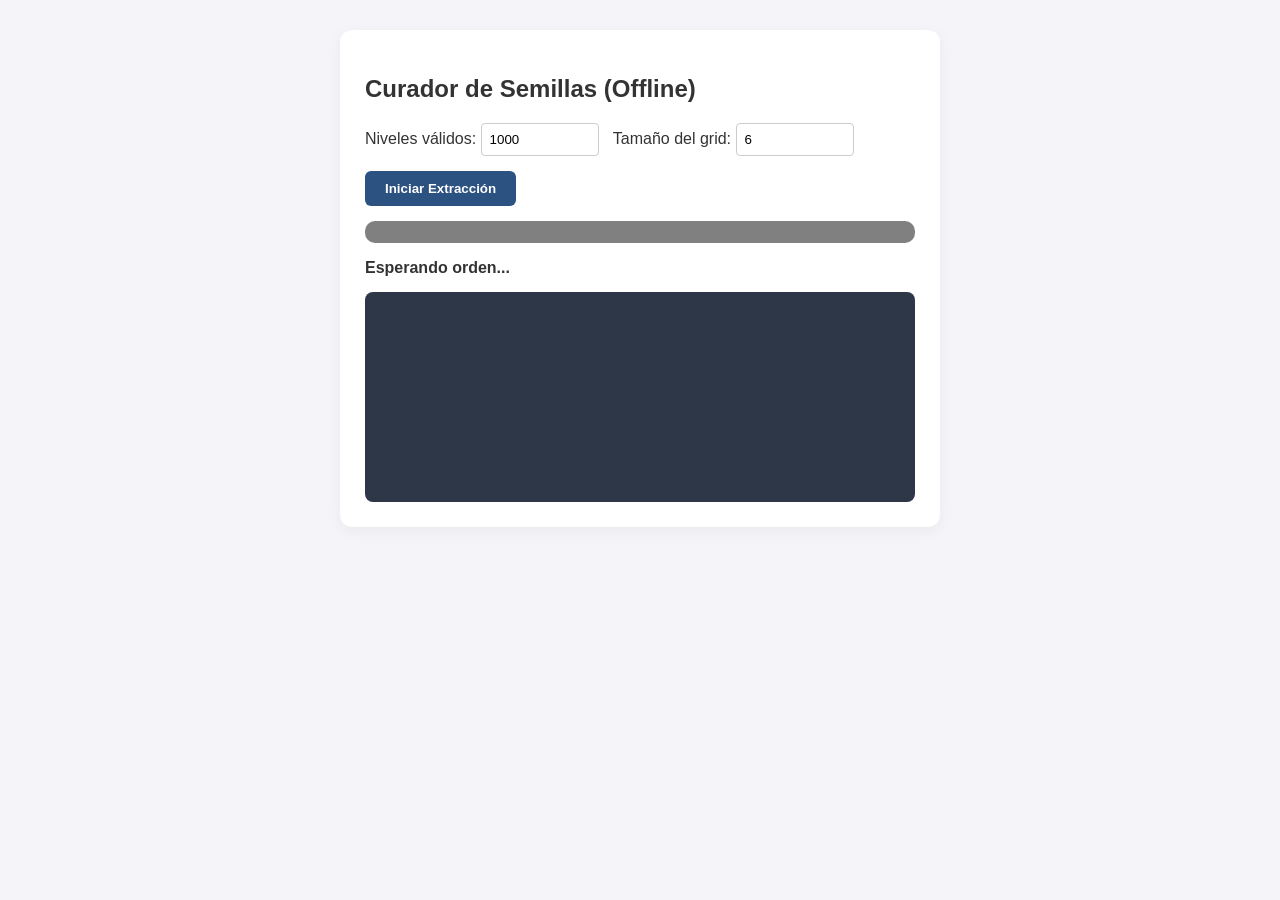
<file: generador_masivo.html>
<!DOCTYPE html>
<html lang="es">
<head>
    <meta charset="UTF-8">
    <title>Curador TampiDoku</title>
    <style>
        body { font-family: 'Segoe UI', sans-serif; padding: 30px; max-width: 600px; margin: auto; background: #f4f4f9; color: #333; }
        .card { background: white; padding: 25px; border-radius: 12px; box-shadow: 0 4px 15px rgba(0,0,0,0.05); }
        input { padding: 8px; margin: 0 10px 15px 0; border: 1px solid #ccc; border-radius: 4px; width: 100px; }
        button { padding: 10px 20px; background: #2c5282; color: white; border: none; border-radius: 6px; cursor: pointer; font-weight: bold; }
        button:disabled { background: #9ca9b5; cursor: not-allowed; }
        progress { width: 100%; height: 22px; margin: 15px 0; border-radius: 10px; overflow: hidden; }
        .log { font-family: monospace; font-size: 13px; background: #2d3748; color: #a0aec0; padding: 15px; border-radius: 8px; height: 180px; overflow-y: auto; margin-top: 15px; }
    </style>
</head>
<body>
    <div class="card">
        <h2>Curador de Semillas (Offline)</h2>
        <label>Niveles válidos:</label>
        <input type="number" id="num-levels" value="1000" min="10">
        <label>Tamaño del grid:</label>
        <input type="number" id="board-size" value="6" min="4" max="10">
        <br>
        <button id="btn-start" onclick="iniciar()">Iniciar Extracción</button>
        
        <progress id="progress-bar" value="0" max="100"></progress>
        <div id="status" style="font-weight: bold;">Esperando orden...</div>
        
        <div class="log" id="log-box"></div>
    </div>

    <script>
        let worker;
        
        function log(msg) {
            const b = document.getElementById('log-box');
            b.innerHTML += `<div>> ${msg}</div>`;
            b.scrollTop = b.scrollHeight;
        }

        function iniciar() {
            const total = parseInt(document.getElementById('num-levels').value);
            const size = parseInt(document.getElementById('board-size').value);
            
            document.getElementById('btn-start').disabled = true;
            document.getElementById('progress-bar').max = total;
            document.getElementById('progress-bar').value = 0;
            
            log(`Iniciando Web Worker para curar ${total} tableros de ${size}x${size}...`);

            worker = new Worker('js/worker.js');
            worker.postMessage({ action: 'START', total, size });

            worker.onmessage = function(e) {
                const { type, payload } = e.data;
                
                if (type === 'PROGRESS') {
                    document.getElementById('progress-bar').value = payload.count;
                    document.getElementById('status').innerText = `${payload.count} / ${total} tableros válidos`;
                } else if (type === 'DONE') {
                    log(`Extracción finalizada. Ordenando por dificultad...`);
                    descargarJSON(payload.niveles, size);
                    document.getElementById('btn-start').disabled = false;
                    worker.terminate();
                } else if (type === 'LOG') {
                    log(payload);
                }
            };
        }

        function descargarJSON(data, size) {
            const blob = new Blob([JSON.stringify(data, null, 2)], { type: 'application/json' });
            const url = URL.createObjectURL(blob);
            const a = document.createElement('a');
            a.href = url;
            a.download = `diccionario_${size}x${size}_${data.length}.json`;
            a.click();
            URL.revokeObjectURL(url);
            log(`Descarga de diccionario_${size}x${size}_${data.length}.json iniciada.`);
        }
    </script>
</body>
</html>
</file>
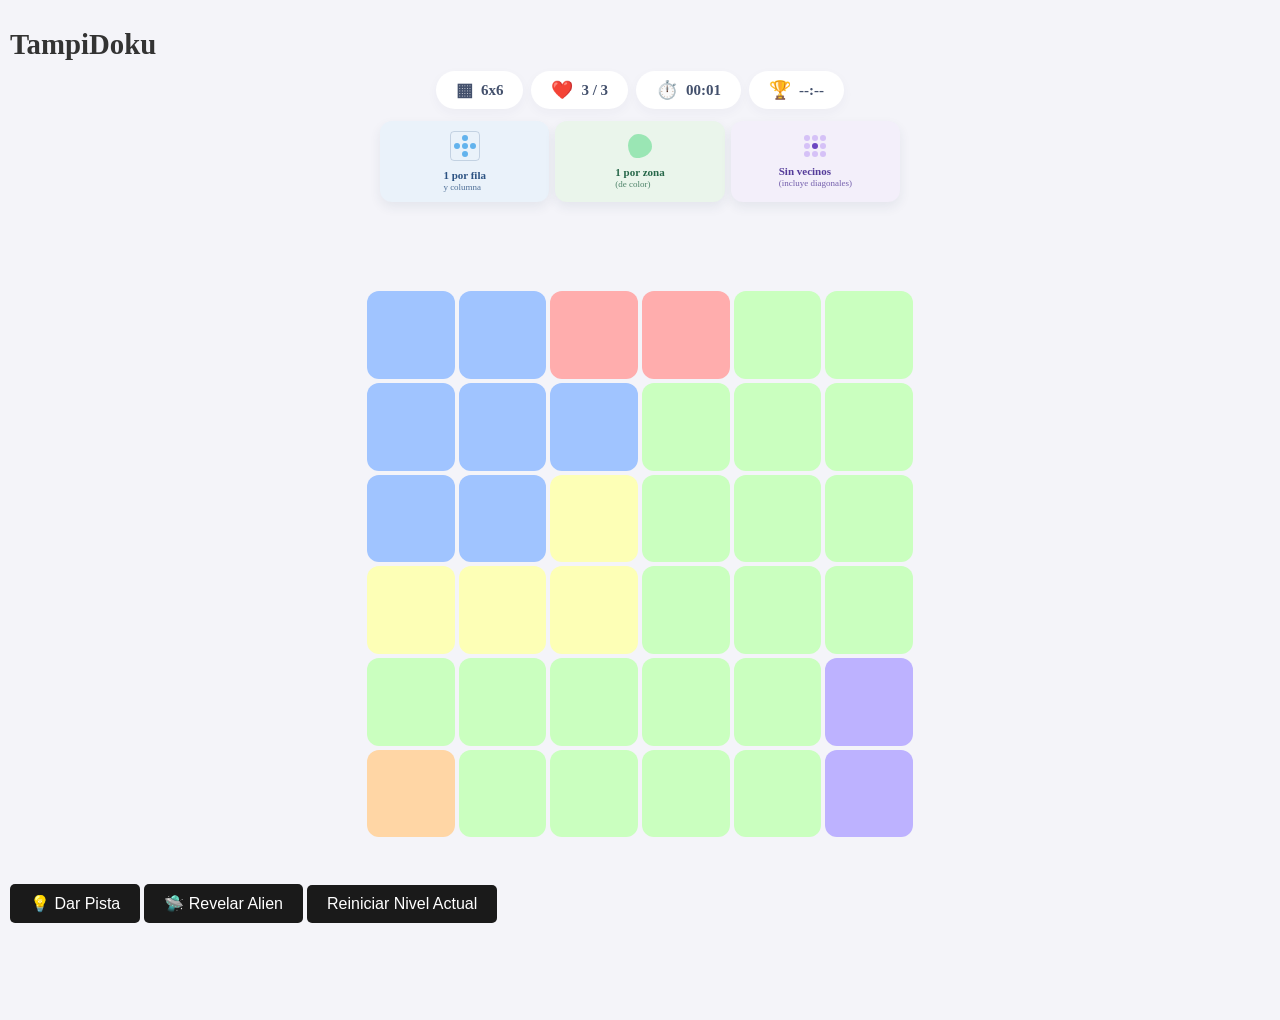
<file: index_generic.html>
<!DOCTYPE html>
<html lang="es">
<head>
    <meta charset="UTF-8">
    <meta name="viewport" content="width=device-width, initial-scale=1.0">
    <title>TampiDoku - Soft UI</title>
    <link rel="stylesheet" href="css/game.css">
</head>
<body>

    <h1>TampiDoku</h1>
    
    
<div class="top-hud">
    <!-- Píldora de Nivel -->
    <div class="hud-pill">
        <span class="hud-icon">▦</span> 
        <span id="level-display">6x6</span>
    </div>
    
    <!-- Píldora de Vidas -->
    <div class="hud-pill">
        <span class="hud-icon" style="color: #e56b6f;">❤️</span> 
        <span id="lives-display"><span id="lives">3</span> / 3</span>
    </div>

    <!-- Píldora de Temporizador -->
    <div class="hud-pill">
        <span class="hud-icon" style="color: #4299e1;">⏱️</span> 
        <span id="timer">00:00</span>
    </div>

    <!-- Píldora de Récord -->
    <div class="hud-pill">
        <span class="hud-icon" style="color: #ffd166;">🏆</span> 
        <span id="record-display">--:--</span>
    </div>
</div>

<div class="rules-bar">
    <div class="rule-card rule-blue">
        <div class="diagram-grid">
            <div></div><div class="dot dot-blue"></div><div></div>
            <div class="dot dot-blue"></div><div class="dot dot-blue"></div><div class="dot dot-blue"></div>
            <div></div><div class="dot dot-blue"></div><div></div>
        </div>
        <div class="rule-text">
            <strong>1 por fila</strong>
            <span>y columna</span>
        </div>
    </div>

    <div class="rule-card rule-green">
        <div class="diagram-blob"></div>
        <div class="rule-text">
            <strong>1 por zona</strong>
            <span>(de color)</span>
        </div>
    </div>

    <div class="rule-card rule-purple">
        <div class="diagram-grid">
            <div class="dot dot-purple-light"></div><div class="dot dot-purple-light"></div><div class="dot dot-purple-light"></div>
            <div class="dot dot-purple-light"></div><div class="dot dot-purple-dark"></div><div class="dot dot-purple-light"></div>
            <div class="dot dot-purple-light"></div><div class="dot dot-purple-light"></div><div class="dot dot-purple-light"></div>
        </div>
        <div class="rule-text">
            <strong>Sin vecinos</strong>
            <span>(incluye diagonales)</span>
        </div>
    </div>
</div>



<!-- Capa superpuesta del comodín -->
<div id="ufo-overlay">
    <div class="ufo-wrap" id="ufo-wrap">
        <svg class="ufo-svg" viewBox="0 0 300 260" xmlns="http://www.w3.org/2000/svg">
            <defs>
                <linearGradient id="beamGradient" x1="0" x2="0" y1="0" y2="1">
                    <stop offset="0%" stop-color="#9dffe1" stop-opacity=".7" />
                    <stop offset="100%" stop-color="#9dffe1" stop-opacity="0" />
                </linearGradient>
            </defs>
            <g class="beam">
                <path class="beam-shape" d="M112 126 L188 126 L245 245 L55 245 Z" />
            </g>
            <g class="ship">
                <path class="dome" d="M96 78 C105 38 125 24 150 24 C175 24 195 38 204 78 Z" />
                <ellipse class="body-main" cx="150" cy="94" rx="104" ry="36" />
                <ellipse class="rim" cx="150" cy="99" rx="117" ry="25" />
                <path class="body-bottom" d="M68 100 C82 127 108 142 150 142 C192 142 218 127 232 100 C215 111 188 118 150 118 C112 118 85 111 68 100 Z" />
                <g>
                    <circle class="light" cx="85" cy="108" r="7" />
                    <circle class="light" cx="118" cy="118" r="7" />
                    <circle class="light" cx="150" cy="122" r="7" />
                    <circle class="light" cx="182" cy="118" r="7" />
                    <circle class="light" cx="215" cy="108" r="7" />
                </g>
            </g>
        </svg>
    </div>
</div>
<!-- Capa superpuesta del comodín -->
    
    <div id="hint-display"></div>
    <div id="game-message" style="font-weight:bold; min-height: 24px; text-align: center; margin-bottom: 10px;"></div>
    
    <div id="board" class="board"></div>

    <div style="margin-top: 20px;">
        <button id="btn-hint" onclick="requestHint()">💡 Dar Pista</button>
        <!-- Corregida la llamada a la función del marcador -->
        <button id="btn-reveal" onclick="revealRandomMarker()">🛸 Revelar</button>
        <button onclick="resetGame()">Reiniciar Nivel Actual</button>
    </div>

    <script src="js/game.js"></script>
</body>
</html>
</file>
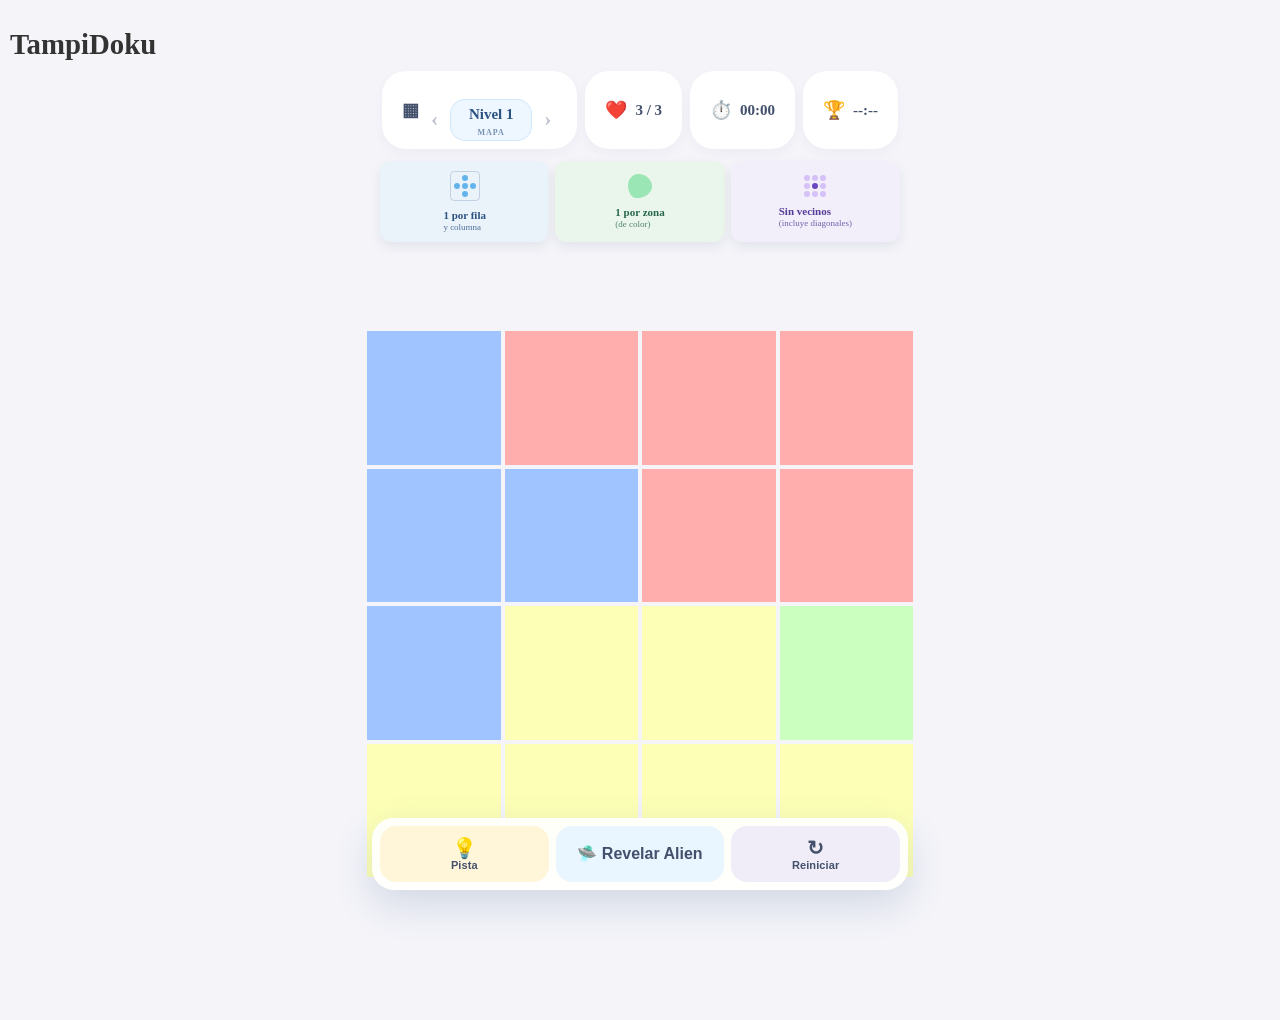
<file: index_niveles.html>
<!DOCTYPE html>
<html lang="es">
<head>
    <meta charset="UTF-8">
    <meta name="viewport" content="width=device-width, initial-scale=1.0">
    <title>TampiDoku - Soft UI</title>
    <link rel="stylesheet" href="css/game.css">

<style>
    .level-pill {
        gap: 6px;
    }

    .level-nav,
    .level-display-button {
        border: 0;
        background: transparent;
        font: inherit;
        color: inherit;
        cursor: pointer;
        padding: 2px 6px;
    }

    .level-nav {
        font-size: 1.35rem;
        line-height: 1;
        font-weight: 700;
    }

    .level-nav:disabled {
        opacity: .35;
        cursor: default;
    }

    .level-display-button {
        font-weight: 700;
        min-width: 82px;
    }

    .level-selector-backdrop {
        position: fixed;
        inset: 0;
        background: rgba(20, 28, 38, .34);
        display: none;
        align-items: center;
        justify-content: center;
        z-index: 10000;
        padding: 16px;
    }

    .level-selector-backdrop.open {
        display: flex;
    }

    .level-selector-dialog {
        width: min(430px, 94vw);
        max-height: 78vh;
        overflow: hidden;
        border-radius: 20px;
        background: #f4f7fb;
        box-shadow: 0 20px 60px rgba(0,0,0,.22);
        padding: 18px;
    }

    .level-selector-header {
        display: flex;
        align-items: center;
        justify-content: space-between;
        gap: 12px;
        margin-bottom: 14px;
    }

    .level-selector-header h2 {
        margin: 0;
        font-size: 1.15rem;
    }

    .level-selector-close {
        border: 0;
        background: transparent;
        font-size: 1.45rem;
        cursor: pointer;
    }

    .level-grid {
        display: grid;
        grid-template-columns: repeat(5, minmax(0, 1fr));
        gap: 8px;
        overflow-y: auto;
        max-height: 58vh;
        padding: 4px;
    }

    .level-option {
        border: 0;
        border-radius: 12px;
        padding: 10px 4px;
        cursor: pointer;
        background: #eef2f7;
        font-weight: 700;
    }

    .level-option.current {
        outline: 2px solid currentColor;
    }

    .level-option.locked {
        opacity: .38;
        cursor: not-allowed;
    }

    .level-selector-status {
        margin-top: 12px;
        font-size: .9rem;
        text-align: center;
        opacity: .75;
    }
</style>

</head>
<body>

    <h1>TampiDoku</h1>
    
    
<div class="top-hud">
    <!-- Píldora de Nivel -->
    <div class="hud-pill level-pill">
        <span class="hud-icon">▦</span>
        <button id="btn-prev-level" class="level-nav" type="button" aria-label="Nivel anterior">‹</button>
        <button id="level-display" class="level-display-button" type="button" aria-label="Abrir mapa de niveles">
            Nivel 1
        </button>
        <button id="btn-next-level" class="level-nav" type="button" aria-label="Nivel siguiente">›</button>
    </div>
    
    <!-- Píldora de Vidas -->
    <div class="hud-pill">
        <span class="hud-icon" style="color: #e56b6f;">❤️</span> 
        <span id="lives-display"><span id="lives">3</span> / 3</span>
    </div>

    <!-- Píldora de Temporizador -->
    <div class="hud-pill">
        <span class="hud-icon" style="color: #4299e1;">⏱️</span> 
        <span id="timer">00:00</span>
    </div>

    <!-- Píldora de Récord -->
    <div class="hud-pill">
        <span class="hud-icon" style="color: #ffd166;">🏆</span> 
        <span id="record-display">--:--</span>
    </div>
</div>

<div class="rules-bar">
    <div class="rule-card rule-blue">
        <div class="diagram-grid">
            <div></div><div class="dot dot-blue"></div><div></div>
            <div class="dot dot-blue"></div><div class="dot dot-blue"></div><div class="dot dot-blue"></div>
            <div></div><div class="dot dot-blue"></div><div></div>
        </div>
        <div class="rule-text">
            <strong>1 por fila</strong>
            <span>y columna</span>
        </div>
    </div>

    <div class="rule-card rule-green">
        <div class="diagram-blob"></div>
        <div class="rule-text">
            <strong>1 por zona</strong>
            <span>(de color)</span>
        </div>
    </div>

    <div class="rule-card rule-purple">
        <div class="diagram-grid">
            <div class="dot dot-purple-light"></div><div class="dot dot-purple-light"></div><div class="dot dot-purple-light"></div>
            <div class="dot dot-purple-light"></div><div class="dot dot-purple-dark"></div><div class="dot dot-purple-light"></div>
            <div class="dot dot-purple-light"></div><div class="dot dot-purple-light"></div><div class="dot dot-purple-light"></div>
        </div>
        <div class="rule-text">
            <strong>Sin vecinos</strong>
            <span>(incluye diagonales)</span>
        </div>
    </div>
</div>



<!-- Capa superpuesta del comodín -->
<div id="ufo-overlay">
    <div class="ufo-wrap" id="ufo-wrap">
        <svg class="ufo-svg" viewBox="0 0 300 260" xmlns="http://www.w3.org/2000/svg">
            <defs>
                <linearGradient id="beamGradient" x1="0" x2="0" y1="0" y2="1">
                    <stop offset="0%" stop-color="#9dffe1" stop-opacity=".7" />
                    <stop offset="100%" stop-color="#9dffe1" stop-opacity="0" />
                </linearGradient>
            </defs>
            <g class="beam">
                <path class="beam-shape" d="M112 126 L188 126 L245 245 L55 245 Z" />
            </g>
            <g class="ship">
                <path class="dome" d="M96 78 C105 38 125 24 150 24 C175 24 195 38 204 78 Z" />
                <ellipse class="body-main" cx="150" cy="94" rx="104" ry="36" />
                <ellipse class="rim" cx="150" cy="99" rx="117" ry="25" />
                <path class="body-bottom" d="M68 100 C82 127 108 142 150 142 C192 142 218 127 232 100 C215 111 188 118 150 118 C112 118 85 111 68 100 Z" />
                <g>
                    <circle class="light" cx="85" cy="108" r="7" />
                    <circle class="light" cx="118" cy="118" r="7" />
                    <circle class="light" cx="150" cy="122" r="7" />
                    <circle class="light" cx="182" cy="118" r="7" />
                    <circle class="light" cx="215" cy="108" r="7" />
                </g>
            </g>
        </svg>
    </div>
</div>
<!-- Capa superpuesta del comodín -->
    
    <div id="hint-display"></div>
    <div id="game-message" style="font-weight:bold; min-height: 24px; text-align: center; margin-bottom: 10px;"></div>
    
    <div id="board" class="board"></div>

    <nav class="game-actions" aria-label="Acciones del nivel">
        <button id="btn-hint" class="game-action game-action-hint" type="button" onclick="requestHint()">
            <span class="game-action-icon">💡</span>
            <span class="game-action-label">Pista</span>
        </button>

        <button id="btn-reveal" class="game-action game-action-reveal" type="button" onclick="revealRandomMarker()">
            <span class="game-action-icon">🛸</span>
            <span class="game-action-label">Revelar</span>
        </button>

        <button class="game-action game-action-reset" type="button" onclick="resetGame()">
            <span class="game-action-icon">↻</span>
            <span class="game-action-label">Reiniciar</span>
        </button>
    </nav>

    <!--
        level-manager.js debe cargarse antes de game.js.
        Expone:
          window.TampiDokuLevel.currentLevel
          window.TampiDokuLevel.currentEntry
          window.TampiDokuLevel.goToLevel(n)
          window.TampiDokuLevel.markCompleted(n)

        También dispara:
          document event "tampidoku:levelready"
          document event "tampidoku:levelchange"
    -->
    <script src="js/audio-manager.js"></script>
    <script src="js/level-manager.js"></script>
    <script src="js/player-progress.js"></script>
    <script src="js/brain.js"></script>

<div id="level-selector" class="level-selector-backdrop" aria-hidden="true">
    <div class="level-selector-dialog" role="dialog" aria-modal="true" aria-labelledby="level-selector-title">
        <div class="level-selector-header">
            <h2 id="level-selector-title">Seleccionar nivel</h2>
            <button id="level-selector-close" class="level-selector-close" type="button" aria-label="Cerrar">×</button>
        </div>
        <div id="level-grid" class="level-grid"></div>
        <div id="level-selector-status" class="level-selector-status"></div>
    </div>
</div>


<!-- Celebración de victoria: animación CSS -->
<div id="win-confetti" aria-hidden="true">
    <span class="confetti-piece"></span><span class="confetti-piece"></span>
    <span class="confetti-piece"></span><span class="confetti-piece"></span>
    <span class="confetti-piece"></span><span class="confetti-piece"></span>
    <span class="confetti-piece"></span><span class="confetti-piece"></span>
    <span class="confetti-piece"></span><span class="confetti-piece"></span>
    <span class="confetti-piece"></span><span class="confetti-piece"></span>
    <span class="confetti-piece"></span><span class="confetti-piece"></span>
    <span class="confetti-piece"></span><span class="confetti-piece"></span>
    <span class="confetti-piece"></span><span class="confetti-piece"></span>
</div>


<!-- Modal de victoria -->
<div id="win-dialog" class="game-result-backdrop win-result-backdrop" aria-hidden="true" inert>
    <div class="game-result-card win-result-card"
         role="dialog"
         aria-modal="true"
         aria-labelledby="win-title">

        <div id="win-face" class="result-face win-face">🤩</div>

        <h2 id="win-title">¡Nivel completado!</h2>

        <div id="win-stars" class="win-stars" aria-label="Estrellas obtenidas">
            ⭐⭐⭐
        </div>

        <div class="win-stats">
            <span id="win-time">Tiempo 00:00</span>
            <strong id="win-record"></strong>
        </div>

        <div class="result-actions win-result-actions">
            <button id="btn-next-level-result"
                    class="result-next"
                    type="button"
                    onclick="goToNextLevelFromResult();">
                ▶ Siguiente nivel
            </button>

            <button class="result-levels"
                    type="button"
                    onclick="window.location.href='niveles.html';">
                ▦ Niveles
            </button>

            <button class="result-repeat"
                    type="button"
                    onclick="replayCurrentLevelFromResult();">
                ↻ Repetir
            </button>
        </div>
    </div>
</div>

<!-- Modal de derrota -->
<div id="lose-dialog" class="game-result-backdrop" aria-hidden="true" inert>
    <div class="game-result-card" role="dialog" aria-modal="true" aria-labelledby="lose-title">
        <div class="result-face">😵</div>
        <h2 id="lose-title">¡Uy, casi!</h2>
        <p>Te quedaste sin vidas. Puedes intentarlo otra vez cuando quieras.</p>
        <div class="result-actions">
            <button id="btn-retry-level" class="result-retry" type="button" onclick="hideLoseDialog(); resetGame();">↻ Reintentar</button>
            <button id="btn-result-levels" class="result-levels" type="button" onclick="window.location.href='niveles.html';">▦ Niveles</button>
        </div>
    </div>
</div>

</body>
</html>
</file>
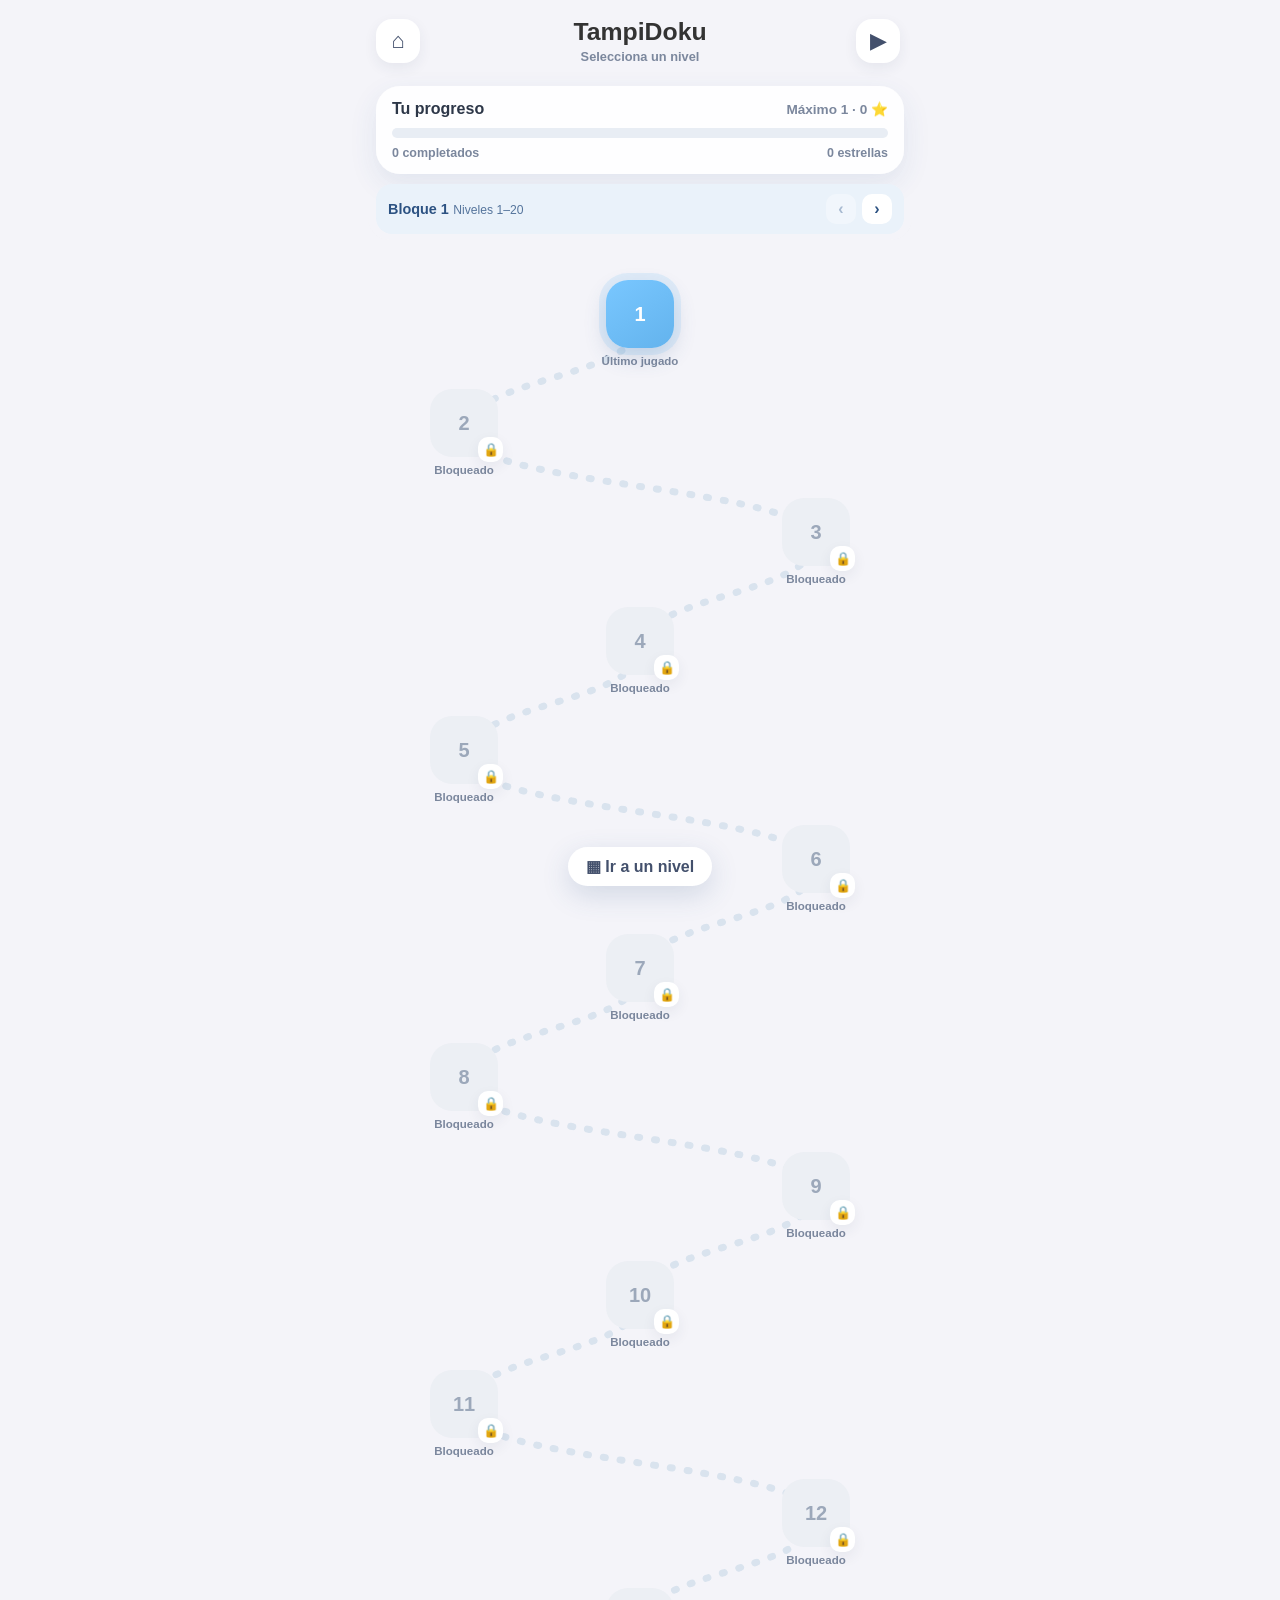
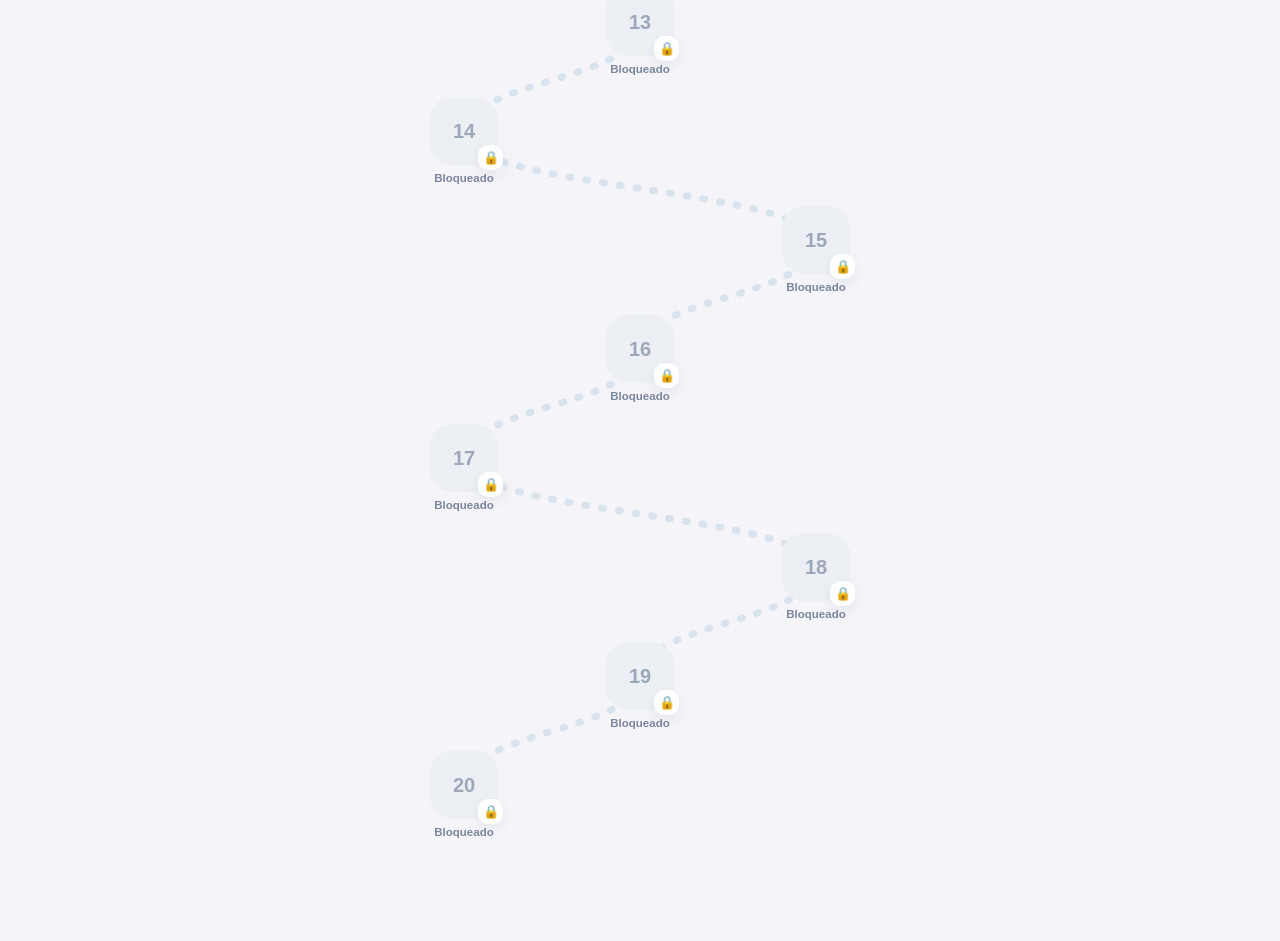
<file: niveles.html>
<!DOCTYPE html>
<html lang="es">
<head>
<meta charset="UTF-8">
<meta name="viewport" content="width=device-width, initial-scale=1.0">
<title>TampiDoku - Niveles</title>
<style>
:root{
    --bg:#f4f4f9;--panel:#fff;--text:#43506c;--dark:#2d3748;--muted:#7b879d;
    --blue:#63b3ed;--green:#9ae6b4;--purple:#b794f4;--yellow:#ffd166;
    --shadow:0 10px 28px rgba(53,91,140,.10);--soft:0 5px 14px rgba(40,60,90,.07)
}
*{box-sizing:border-box}
html,body{margin:0;min-height:100%;font-family:'Segoe UI',Tahoma,Geneva,Verdana,sans-serif}
body{background:var(--bg);color:var(--text);user-select:none}
button,input{font:inherit}
.app{width:min(100%,560px);margin:auto;min-height:100vh;padding:18px 16px 40px}
.levels-sticky{
    position:sticky;
    top:0;
    z-index:30;
    margin:0 -8px 8px;
    padding:8px 8px 6px;
    background:rgba(244,244,249,.90);
    backdrop-filter:blur(10px);
    border-radius:0 0 22px 22px;
}
.levels-sticky .progress-card{margin-bottom:10px}
.levels-sticky .chapter-card{margin-bottom:0}

.topbar{display:grid;grid-template-columns:48px 1fr 48px;align-items:center;gap:10px;margin-bottom:14px}
.icon-btn{width:44px;height:44px;border:0;border-radius:16px;background:#fff;color:var(--text);box-shadow:var(--soft);cursor:pointer;font-size:22px}
.brand{text-align:center}.brand h1{margin:0;color:#333;font-size:1.55rem;line-height:1.1}.brand small{display:block;margin-top:4px;color:var(--muted);font-weight:600;font-size:.8rem}
.progress-card{background:rgba(255,255,255,.86);border-radius:24px;padding:14px 16px;box-shadow:var(--shadow);margin-bottom:18px}
.progress-head,.progress-meta,.chapter-card{display:flex;justify-content:space-between;align-items:center;gap:12px}
.progress-title{font-weight:800;color:var(--dark)}.progress-info{font-size:.85rem;font-weight:700;color:var(--muted)}
.progress-track{height:10px;border-radius:999px;background:#e8edf4;overflow:hidden;margin-top:10px}
.progress-fill{height:100%;border-radius:inherit;background:linear-gradient(90deg,#9ae6b4,#63b3ed);width:0}
.progress-meta{margin-top:8px;font-size:.78rem;color:var(--muted);font-weight:600}
.chapter-card{background:#eaf2fa;color:#2c5282;border-radius:16px;padding:10px 12px;margin-bottom:10px}
.chapter-card strong{font-size:.9rem}.chapter-card span{font-size:.76rem;opacity:.78}
.chapter-nav{display:flex;gap:6px}.chapter-nav button{border:0;background:#fff;color:#2c5282;border-radius:10px;width:30px;height:30px;cursor:pointer;font-weight:800}
.chapter-nav button:disabled{opacity:.35;cursor:default}
.level-map{position:relative;padding:10px 0 18px}
.route-svg{position:absolute;inset:10px 0 0;width:100%;height:calc(100% - 10px);pointer-events:none;z-index:0;overflow:visible}
.route-path{fill:none;stroke:#d9e3ee;stroke-width:7;stroke-linecap:round;stroke-dasharray:2 15}
.level-row{min-height:102px;display:grid;grid-template-columns:1fr 1fr 1fr;align-items:center;position:relative;z-index:1}
.level-row.left .level-wrap{grid-column:1}.level-row.center .level-wrap{grid-column:2}.level-row.right .level-wrap{grid-column:3}
.level-wrap{justify-self:center;text-align:center;min-width:88px}
.stars{height:20px;margin-bottom:2px;letter-spacing:1px;font-size:16px;white-space:nowrap}.stars .off{opacity:.16;filter:grayscale(1)}
.level-node{width:68px;height:68px;border:0;border-radius:22px;display:flex;align-items:center;justify-content:center;margin:auto;font-size:20px;font-weight:800;color:var(--text);cursor:pointer;box-shadow:var(--soft);transition:.14s;position:relative}
.level-node:hover:not(:disabled){transform:translateY(-2px)}.level-node:active:not(:disabled){transform:scale(.95)}
.level-node.completed{background:#fff}.level-node.available{background:#eef7ff;color:#2c5282;outline:2px solid rgba(99,179,237,.30)}
.level-node.current{background:linear-gradient(145deg,#79c7ff,#63b3ed);color:#fff;box-shadow:0 0 0 7px rgba(99,179,237,.15),0 9px 22px rgba(53,91,140,.20);animation:pulse 1.8s ease-in-out infinite}
.level-node.locked{background:#eceff4;color:#9ca8ba;cursor:not-allowed;box-shadow:none}
.lock{position:absolute;right:-5px;bottom:-5px;width:25px;height:25px;border-radius:10px;background:#fff;display:flex;align-items:center;justify-content:center;font-size:13px;box-shadow:var(--soft)}
.level-label{margin-top:7px;font-size:.72rem;color:var(--muted);font-weight:700}
@keyframes pulse{50%{box-shadow:0 0 0 11px rgba(99,179,237,.05),0 11px 28px rgba(53,91,140,.24)}}
.quick-jump{position:sticky;bottom:14px;z-index:20;display:flex;justify-content:center;margin-top:6px}
.jump-btn{border:0;background:#fff;color:var(--text);border-radius:22px;padding:10px 18px;font-weight:800;box-shadow:0 9px 28px rgba(53,91,140,.18);cursor:pointer}
.backdrop{position:fixed;inset:0;background:rgba(20,28,38,.34);display:none;align-items:flex-end;justify-content:center;z-index:100;padding:16px}
.backdrop.open{display:flex}.dialog{width:min(460px,100%);background:#f4f7fb;border-radius:24px;box-shadow:0 20px 60px rgba(0,0,0,.22);padding:16px}
.dialog-head{display:flex;justify-content:space-between;align-items:center}.dialog-head h2{font-size:1.05rem;margin:0;color:var(--dark)}
.close-btn{border:0;background:transparent;font-size:24px;color:var(--text);cursor:pointer}
.jump-form{display:flex;gap:8px;margin:14px 0 8px}.jump-form input{flex:1;min-width:0;border:1px solid #dce4ee;background:#fff;border-radius:14px;padding:11px 12px;color:var(--dark);outline:none}
.jump-form button{border:0;border-radius:14px;padding:0 16px;background:#63b3ed;color:#fff;font-weight:800;cursor:pointer}
.dialog-note{text-align:center;color:var(--muted);font-size:.8rem;min-height:20px}
@media(max-width:420px){.app{padding-left:12px;padding-right:12px}.level-row{min-height:94px}.level-node{width:62px;height:62px;border-radius:20px;font-size:18px}}
</style>
</head>
<body>
<main class="app">
    <header class="topbar">
        <button class="icon-btn" type="button" aria-label="Ir al inicio" id="go-home">⌂</button>
        <div class="brand"><h1>TampiDoku</h1><small>Selecciona un nivel</small></div>
        <button class="icon-btn" type="button" aria-label="Continuar nivel actual" id="go-current">▶</button>
    </header>

    <div class="levels-sticky">
    <section class="progress-card">
        <div class="progress-head">
            <div class="progress-title">Tu progreso</div>
            <div id="progress-info" class="progress-info">Cargando...</div>
        </div>
        <div class="progress-track"><div id="progress-fill" class="progress-fill"></div></div>
        <div class="progress-meta">
            <span id="completed-info">--</span>
            <span id="stars-info">--</span>
        </div>
    </section>

    <section class="chapter-card">
        <div>
            <strong id="chapter-title">Niveles</strong>
            <span id="chapter-range"></span>
        </div>
        <div class="chapter-nav">
            <button id="prev-page" type="button" aria-label="Bloque anterior">‹</button>
            <button id="next-page" type="button" aria-label="Bloque siguiente">›</button>
        </div>
    </section>

    </div>

    <section id="level-map" class="level-map">
        <svg class="route-svg" aria-hidden="true"></svg>
        <div id="levels"></div>
    </section>

    <div class="quick-jump">
        <button id="open-jump" class="jump-btn" type="button">▦ Ir a un nivel</button>
    </div>
</main>

<div id="selector" class="backdrop" aria-hidden="true">
    <section class="dialog" role="dialog" aria-modal="true">
        <div class="dialog-head">
            <h2>Ir a un nivel</h2>
            <button id="close-jump" class="close-btn" type="button" aria-label="Cerrar">×</button>
        </div>
        <form id="jump-form" class="jump-form">
            <input id="jump-level" type="number" min="1" inputmode="numeric" placeholder="Número de nivel">
            <button type="submit">Ir</button>
        </form>
        <div id="jump-note" class="dialog-note"></div>
    </section>
</div>

<script src="js/player-progress.js"></script>
<script>
(() => {
    'use strict';

    const PAGE_SIZE = 20;
    const POSITIONS = ['center','left','right','center','left','right'];

    let progression = [];
    let maxLevel = 1;
    let maxUnlocked = 1;
    let currentLevel = 1;
    let page = 0;

    const progressApi = window.TampiDokuProgress;

    init();

    async function init() {
        try {
            const response = await fetch('data/progresion.json', { cache:'no-store' });
            if (!response.ok) throw new Error(`HTTP ${response.status}`);

            progression = (await response.json())
                .filter(x => Number.isInteger(Number(x.nivel)))
                .sort((a,b) => Number(a.nivel)-Number(b.nivel));

            if (!progression.length) throw new Error('progresion.json vacío');

            maxLevel = Number(progression[progression.length - 1].nivel);
            maxUnlocked = Math.min(progressApi?.getMaxUnlockedLevel?.() || 1, maxLevel);
            currentLevel = Math.min(progressApi?.getCurrentLevel?.() || 1, maxUnlocked);

            page = Math.floor((currentLevel - 1) / PAGE_SIZE);

            renderSummary();
            renderPage();
            bindUi();
        } catch (error) {
            console.error('[TampiDoku niveles]', error);
            document.getElementById('levels').innerHTML =
                '<p style="text-align:center;color:#a33">No se pudo cargar la progresión.</p>';
        }
    }

    function renderSummary() {
        const completed = progressApi?.getCompletedCount?.() || 0;
        const stars = progressApi?.getTotalStars?.() || 0;
        const percent = maxLevel > 1
            ? ((maxUnlocked - 1) / (maxLevel - 1)) * 100
            : 100;

        document.getElementById('progress-info').textContent =
            `Máximo ${maxUnlocked} · ${stars} ⭐`;
        document.getElementById('completed-info').textContent =
            `${completed} completados`;
        document.getElementById('stars-info').textContent =
            `${stars} estrellas`;
        document.getElementById('progress-fill').style.width =
            `${Math.max(0, Math.min(100, percent))}%`;
    }

    function renderPage() {
        const start = page * PAGE_SIZE + 1;
        const end = Math.min(start + PAGE_SIZE - 1, maxLevel);

        document.getElementById('chapter-title').textContent =
            `Bloque ${page + 1}`;
        document.getElementById('chapter-range').textContent =
            `Niveles ${start}–${end}`;

        document.getElementById('prev-page').disabled = page <= 0;
        document.getElementById('next-page').disabled = end >= maxLevel;

        const host = document.getElementById('levels');
        host.replaceChildren();

        for (let level = start; level <= end; level++) {
            const row = document.createElement('div');
            row.className = `level-row ${POSITIONS[(level - 1) % POSITIONS.length]}`;

            const wrap = document.createElement('div');
            wrap.className = 'level-wrap';

            const stars = progressApi?.getStars?.(level) || 0;
            const starsEl = document.createElement('div');
            starsEl.className = 'stars';
            starsEl.innerHTML = renderStars(stars);

            const state = getState(level);
            const btn = document.createElement('button');
            btn.type = 'button';
            btn.className = `level-node ${state}`;
            btn.dataset.level = level;
            btn.textContent = level;

            if (level === currentLevel) btn.id = 'current-level';

            if (state === 'locked') {
                btn.disabled = true;
                const lock = document.createElement('span');
                lock.className = 'lock';
                lock.textContent = '🔒';
                btn.appendChild(lock);
            } else {
                btn.addEventListener('click', () => openLevel(level));
            }

            const label = document.createElement('div');
            label.className = 'level-label';
            label.textContent =
                state === 'current' ? 'Último jugado' :
                state === 'completed' ? 'Completado' :
                state === 'available' ? 'Disponible' : 'Bloqueado';

            wrap.append(starsEl, btn, label);
            row.appendChild(wrap);
            host.appendChild(row);
        }

        requestAnimationFrame(buildRoute);
    }

    function getState(level) {
        if (level > maxUnlocked) return 'locked';
        if (level === currentLevel) return 'current';
        if (progressApi?.getLevelResult?.(level)?.completed) return 'completed';
        return 'available';
    }

    function renderStars(count) {
        if (!count) return '&nbsp;';
        let html = '';
        for (let i=1;i<=3;i++) {
            html += i <= count ? '⭐' : '<span class="off">⭐</span>';
        }
        return html;
    }

    function openLevel(level) {
        if (level > maxUnlocked) return;
        window.location.href = `index_niveles.html?nivel=${encodeURIComponent(level)}`;
    }

    function buildRoute() {
        const map = document.getElementById('level-map');
        const svg = map.querySelector('.route-svg');
        const nodes = [...map.querySelectorAll('.level-node')];
        if (!nodes.length) return;

        const mapRect = map.getBoundingClientRect();
        const points = nodes.map(node => {
            const r = node.getBoundingClientRect();
            return {
                x: r.left - mapRect.left + r.width/2,
                y: r.top - mapRect.top + r.height/2
            };
        });

        svg.setAttribute('viewBox', `0 0 ${mapRect.width} ${mapRect.height}`);

        let d = `M ${points[0].x} ${points[0].y}`;
        for (let i=1;i<points.length;i++) {
            const a = points[i-1];
            const b = points[i];
            const midY = (a.y+b.y)/2;
            d += ` C ${a.x} ${midY}, ${b.x} ${midY}, ${b.x} ${b.y}`;
        }
        svg.innerHTML = `<path class="route-path" d="${d}"></path>`;
    }

    function bindUi() {
        document.getElementById('go-home').addEventListener('click', () => window.location.href = 'index.html');
        document.getElementById('go-current').addEventListener('click', () => {
            page = Math.floor((currentLevel - 1) / PAGE_SIZE);
            renderPage();
            setTimeout(() => document.getElementById('current-level')?.scrollIntoView({
                behavior:'smooth', block:'center'
            }), 30);
        });

        document.getElementById('prev-page').addEventListener('click', () => {
            if (page > 0) { page--; renderPage(); window.scrollTo({top:0,behavior:'smooth'}); }
        });
        document.getElementById('next-page').addEventListener('click', () => {
            const lastPage = Math.floor((maxLevel - 1) / PAGE_SIZE);
            if (page < lastPage) { page++; renderPage(); window.scrollTo({top:0,behavior:'smooth'}); }
        });

        const selector = document.getElementById('selector');
        document.getElementById('open-jump').addEventListener('click', () => {
            selector.classList.add('open');
            selector.setAttribute('aria-hidden','false');
            document.getElementById('jump-level').focus();
        });
        document.getElementById('close-jump').addEventListener('click', closeJump);
        selector.addEventListener('click', e => { if (e.target === selector) closeJump(); });

        document.getElementById('jump-form').addEventListener('submit', e => {
            e.preventDefault();
            const level = Number(document.getElementById('jump-level').value);
            const note = document.getElementById('jump-note');

            if (!Number.isInteger(level) || level < 1 || level > maxLevel) {
                note.textContent = `Escribe un nivel entre 1 y ${maxLevel}.`;
                return;
            }
            if (level > maxUnlocked) {
                note.textContent = `El nivel ${level} está bloqueado. Has llegado hasta el ${maxUnlocked}.`;
                return;
            }
            openLevel(level);
        });

        window.addEventListener('resize', () => requestAnimationFrame(buildRoute));
    }

    function closeJump() {
        const selector = document.getElementById('selector');
        selector.classList.remove('open');
        selector.setAttribute('aria-hidden','true');
        document.getElementById('jump-note').textContent = '';
    }
})();
</script>
</body>
</html>
</file>
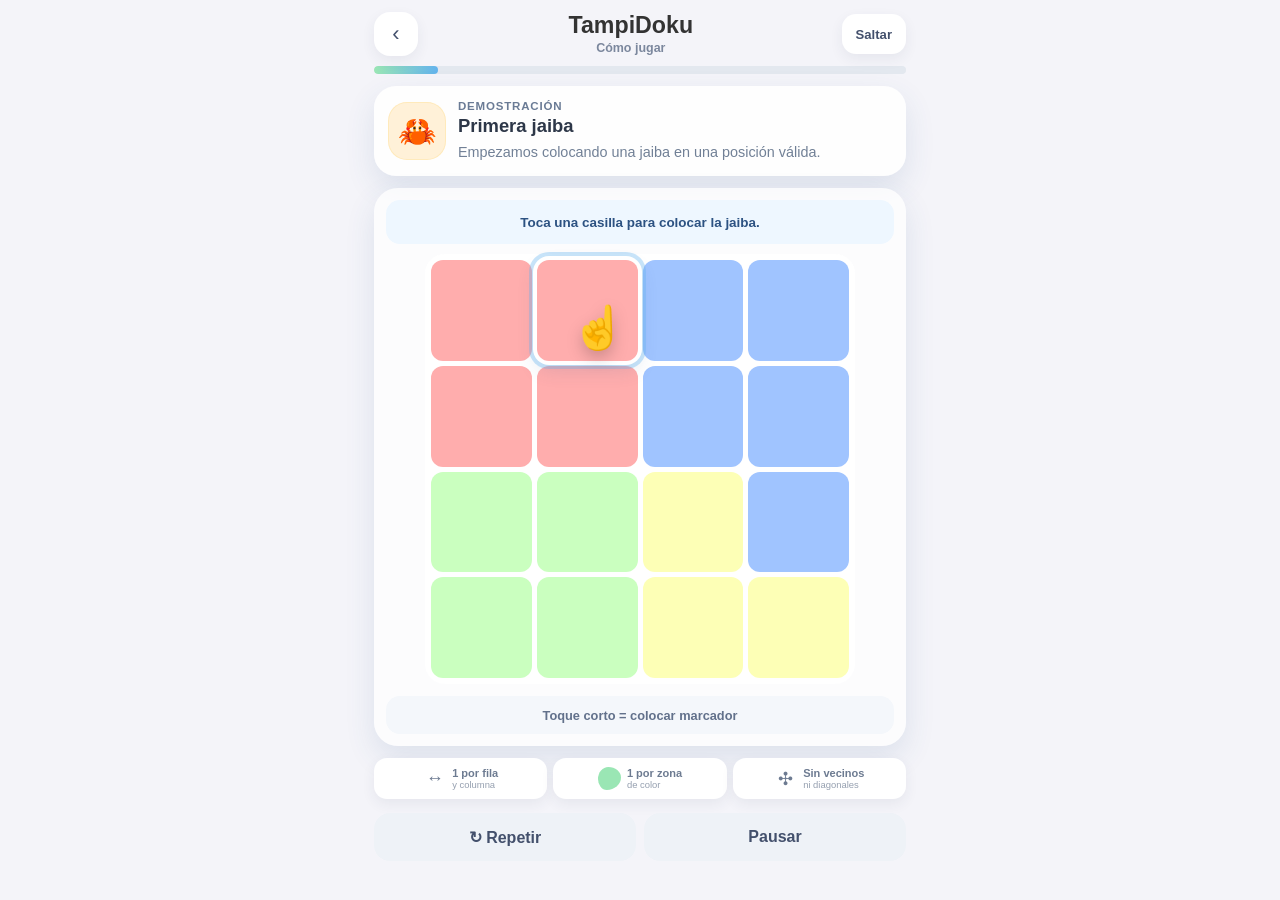
<file: tutorial.html>
<!DOCTYPE html>
<html lang="es">
<head>
    <meta charset="UTF-8">
    <meta name="viewport" content="width=device-width, initial-scale=1.0">
    <title>TampiDoku - Tutorial</title>
    <link rel="stylesheet" href="css/tutorial.css">
</head>
<body>
    <main class="tutorial-app">
        <header class="tutorial-header">
            <button class="icon-btn" type="button" aria-label="Salir" onclick="window.location.href='niveles.html'">‹</button>

            <div class="tutorial-brand">
                <h1>TampiDoku</h1>
                <span>Cómo jugar</span>
            </div>

            <button id="btn-skip" class="skip-btn" type="button">Saltar</button>
        </header>

        <section class="progress-shell">
            <div id="tutorial-progress" class="progress-fill"></div>
        </section>

        <section class="coach-card">
            <div id="coach-icon" class="coach-icon">🦀</div>
            <div class="coach-copy">
                <div id="step-kicker" class="step-kicker">Demostración</div>
                <h2 id="step-title">Mira cómo se resuelve</h2>
                <p id="step-text">Vamos a resolver un tablero pequeño paso a paso.</p>
            </div>
        </section>

        <section class="tutorial-stage">
            <div id="rule-callout" class="rule-callout">
                Observa el tablero
            </div>

            <div id="board-wrap" class="board-wrap">
                <div id="tutorial-board" class="tutorial-board"></div>
                <div id="tutorial-finger" class="tutorial-finger" aria-hidden="true">☝️</div>
            </div>

            <div id="interaction-caption" class="interaction-caption">
                La mano te mostrará qué hacer
            </div>
        </section>

        <section class="rule-strip">
            <div class="mini-rule" data-rule="row">
                <div class="mini-rule-icon">↔</div>
                <div>
                    <strong>1 por fila</strong>
                    <span>y columna</span>
                </div>
            </div>

            <div class="mini-rule" data-rule="zone">
                <div class="mini-rule-icon zone-icon"></div>
                <div>
                    <strong>1 por zona</strong>
                    <span>de color</span>
                </div>
            </div>

            <div class="mini-rule" data-rule="neighbors">
                <div class="mini-rule-icon">✣</div>
                <div>
                    <strong>Sin vecinos</strong>
                    <span>ni diagonales</span>
                </div>
            </div>
        </section>

        <footer class="tutorial-footer">
            <button id="btn-replay" class="secondary-btn" type="button">↻ Repetir</button>
            <button id="btn-pause" class="secondary-btn" type="button">Pausar</button>
        </footer>
    </main>

    <div id="tutorial-finish" class="finish-backdrop" aria-hidden="true">
        <section class="finish-card" role="dialog" aria-modal="true">
            <div class="finish-icon">🎉</div>
            <h2>¡Eso es todo!</h2>
            <p>
                Una jaiba por fila, columna y zona. Además, nunca pueden tocarse entre sí.
            </p>

            <div class="summary-rules">
                <div>✓ 1 por fila y columna</div>
                <div>✓ 1 por zona de color</div>
                <div>✓ sin vecinos ni diagonales</div>
            </div>

            <div class="finish-actions">
                <button id="btn-play" class="primary-btn" type="button">Jugar Nivel 1</button>
                <button id="btn-repeat-finish" class="secondary-btn" type="button">Ver otra vez</button>
            </div>
        </section>
    </div>

    <script src="js/tutorial.js"></script>
</body>
</html>
</file>
<file: css/home.css>
* {
    box-sizing: border-box;
}

:root {
    --bg: #f4f4f9;
    --panel: #ffffff;
    --text: #43506c;
    --dark: #2d3748;
    --muted: #7b879d;
    --blue: #63b3ed;
    --blue-soft: #eaf4ff;
    --green: #9ae6b4;
    --green-soft: #edf8ee;
    --purple: #b794f4;
    --purple-soft: #f3effa;
    --yellow: #ffd166;
    --shadow: 0 14px 34px rgba(53, 91, 140, .12);
    --soft-shadow: 0 6px 18px rgba(40, 60, 90, .07);
}

html,
body {
    margin: 0;
    min-height: 100%;
    background: var(--bg);
    color: var(--text);
    font-family: "Segoe UI", Tahoma, Geneva, Verdana, sans-serif;
}

body {
    min-height: 100dvh;
    overflow-x: hidden;
    user-select: none;
}

button {
    font: inherit;
}

.home-app {
    width: min(100%, 520px);
    min-height: 100dvh;
    margin: 0 auto;
    padding:
        max(24px, env(safe-area-inset-top))
        16px
        calc(20px + env(safe-area-inset-bottom));
    display: flex;
    flex-direction: column;
}

.hero {
    text-align: center;
    padding: clamp(14px, 5vh, 42px) 0 22px;
}

.brand-mark {
    position: relative;
    width: 112px;
    height: 78px;
    margin: 0 auto 8px;
}

.brand-crab {
    position: absolute;
    left: 13px;
    bottom: 0;
    font-size: 54px;
    transform: rotate(-7deg);
    filter: drop-shadow(0 7px 8px rgba(53, 91, 140, .10));
}

.brand-ufo {
    position: absolute;
    right: 7px;
    top: 0;
    font-size: 37px;
    transform: rotate(8deg);
    filter: drop-shadow(0 6px 7px rgba(53, 91, 140, .10));
}

.hero h1 {
    margin: 0;
    color: #333;
    font-size: clamp(2rem, 10vw, 2.8rem);
    line-height: 1;
    letter-spacing: -.045em;
}

.hero p {
    margin: 8px 0 0;
    color: var(--muted);
    font-size: .9rem;
    font-weight: 700;
}

.continue-card {
    padding: 18px;
    border-radius: 25px;
    background: linear-gradient(145deg, #fff, #f8fbff);
    box-shadow: var(--shadow);
}

.continue-kicker {
    display: block;
    margin-bottom: 3px;
    color: #7a8aa3;
    font-size: .67rem;
    font-weight: 900;
    letter-spacing: .11em;
}

.continue-copy h2 {
    margin: 0;
    color: var(--dark);
    font-size: 1.35rem;
}

.continue-copy p {
    min-height: 20px;
    margin: 5px 0 16px;
    color: var(--muted);
    font-size: .84rem;
    font-weight: 650;
}

.continue-button {
    width: 100%;
    min-height: 58px;
    border: 0;
    border-radius: 18px;
    background: var(--blue);
    color: #fff;
    box-shadow: 0 9px 22px rgba(99, 179, 237, .28);
    cursor: pointer;
    display: flex;
    align-items: center;
    justify-content: center;
    gap: 9px;
    font-weight: 900;
    font-size: 1rem;
    transition: transform .12s ease, filter .12s ease;
}

.continue-button:active {
    transform: scale(.975);
}

.continue-button:disabled {
    opacity: .55;
    cursor: default;
}

.play-icon {
    font-size: .88rem;
}

.progress-summary {
    margin-top: 11px;
    padding: 12px 15px;
    border-radius: 19px;
    background: rgba(255,255,255,.76);
    box-shadow: var(--soft-shadow);
    display: grid;
    grid-template-columns: 1fr 1px 1fr;
    align-items: center;
}

.summary-item {
    min-width: 0;
    display: flex;
    justify-content: center;
    align-items: center;
    gap: 9px;
}

.summary-icon {
    width: 33px;
    height: 33px;
    flex: 0 0 33px;
    border-radius: 11px;
    background: #fff5d9;
    color: #b7791f;
    display: grid;
    place-items: center;
    font-size: 17px;
    font-weight: 900;
}

.summary-item:last-child .summary-icon {
    background: var(--green-soft);
    color: #2f855a;
}

.summary-item strong,
.summary-item span {
    display: block;
}

.summary-item strong {
    color: var(--dark);
    font-size: 1rem;
    line-height: 1;
}

.summary-item div span {
    margin-top: 3px;
    color: var(--muted);
    font-size: .65rem;
    font-weight: 700;
}

.summary-divider {
    width: 1px;
    height: 30px;
    background: #e5e9ef;
}

.home-menu {
    display: grid;
    gap: 9px;
    margin-top: 16px;
}

.menu-card {
    width: 100%;
    min-height: 72px;
    padding: 11px 13px;
    border: 0;
    border-radius: 20px;
    background: #fff;
    color: var(--text);
    box-shadow: var(--soft-shadow);
    cursor: pointer;
    display: grid;
    grid-template-columns: 48px 1fr auto;
    align-items: center;
    gap: 11px;
    text-align: left;
    transition: transform .12s ease, box-shadow .12s ease;
}

.menu-card:active {
    transform: scale(.98);
}

.menu-icon {
    width: 48px;
    height: 48px;
    border-radius: 16px;
    display: grid;
    place-items: center;
    font-size: 24px;
    font-weight: 900;
}

.levels-card .menu-icon {
    background: var(--blue-soft);
    color: #2c5282;
}

.tutorial-card .menu-icon {
    background: var(--purple-soft);
    color: #553c9a;
}

.menu-copy {
    min-width: 0;
}

.menu-copy strong,
.menu-copy small {
    display: block;
}

.menu-copy strong {
    color: var(--dark);
    font-size: .94rem;
}

.menu-copy small {
    margin-top: 3px;
    color: var(--muted);
    font-size: .72rem;
    font-weight: 650;
}

.menu-arrow {
    padding: 0 4px;
    color: #a2adbd;
    font-size: 26px;
    font-weight: 400;
}

.home-version {
    margin: auto 0 0;
    padding-top: 24px;
    text-align: center;
    color: #adb6c5;
    font-size: .66rem;
    font-weight: 700;
}

@media (max-width: 360px) {
    .home-app {
        padding-left: 11px;
        padding-right: 11px;
    }

    .hero {
        padding-top: 8px;
        padding-bottom: 16px;
    }

    .brand-mark {
        transform: scale(.9);
        margin-bottom: 2px;
    }

    .continue-card {
        padding: 15px;
    }

    .menu-card {
        min-height: 66px;
    }
}

@media (min-height: 760px) {
    .hero {
        padding-top: clamp(28px, 7vh, 62px);
    }
}

@media (prefers-reduced-motion: reduce) {
    * {
        transition: none !important;
    }
}
</file>
<file: css/game.css>
body {
    min-height: 100dvh;
    margin: 0;
    padding: max(10px, env(safe-area-inset-top)) 10px calc(96px + env(safe-area-inset-bottom));
    overflow-x: hidden;
    /* Corrección BUG-002: Rehabilitar scroll vertical como red de seguridad */
    overflow-y: auto; 
}

h1 { margin: 0; color: #333; }
.instructions { color: #666; margin-bottom: 20px; text-align: center; max-width: 400px; }

#status-bar {
    font-size: 1.2rem;
    font-weight: bold;
    margin-bottom: 20px;
    padding: 10px 20px;
    background: #fff;
    border-radius: 8px;
    box-shadow: 0 2px 5px rgba(0,0,0,0.1);
}

.board {
    display: grid !important; 
    width: 100%;
    max-width: min(560px, 55vh);
    margin-inline: auto;
    padding: clamp(4px, 1.6vw, 7px);
    gap: clamp(2px, 1vw, 4px);
    box-sizing: border-box;
}

.cell {
    /* Permite encogerse dinámicamente y mantiene proporción cuadrada */
    min-width: 0; 
    aspect-ratio: 1; 
    border-radius: 12px;
    display: flex;
    align-items: center;
    justify-content: center;
    transition: transform .12s ease, filter .12s ease, opacity .12s ease;
    
    /* Contexto relativo para el punto de descarte absoluto */
    position: relative; 
    /* Bloquea el scroll táctil del navegador al hacer el arrastre */
    touch-action: none; 
}

.cell:active {
    transform: scale(.93);
}

.cell.cross {
    filter: brightness(0.92) saturate(0.7);
}

.cell.cross::before {
    content: "";
    position: absolute;
    width: 10px;
    height: 10px;
    background: rgba(53, 91, 140, 0.4); 
    border-radius: 50%;
}

.cell.cross::after {
    display: none; 
}

.cell.marker {
    font-size: 38px;
    line-height: 1; 
    filter: drop-shadow(0px 4px 6px rgba(0,0,0,0.15));
    animation: placeMarker 0.2s cubic-bezier(0.175, 0.885, 0.32, 1.275) forwards;
}

@keyframes placeMarker {
    0% { transform: scale(0.7); }
    50% { transform: scale(1.08); }
    100% { transform: scale(1.0); }
}

.cell:hover { opacity: 0.7; }

.color-0 { background-color: #ffadad; } 
.color-1 { background-color: #a0c4ff; } 
.color-2 { background-color: #caffbf; } 
.color-3 { background-color: #fdffb6; } 
.color-4 { background-color: #bdb2ff; } 
.color-5 { background-color: #ffd6a5; } 
.color-6 { background-color: #ffc6ff; } 
.color-7 { background-color: #9bf6ff; } 
.color-8 { background-color: #e4c1f9; } 
.color-9 { background-color: #caffbf; } 

.error-shake {
    background-color: #ff4444 !important;
    animation: shake 0.4s;
}

@keyframes shake {
    0% { transform: translateX(0); }
    25% { transform: translateX(-5px); }
    50% { transform: translateX(5px); }
    75% { transform: translateX(-5px); }
    100% { transform: translateX(0); }
}

button {
    margin-top: 20px;
    padding: 10px 20px;
    font-size: 16px;
    cursor: pointer;
    background-color: #1a1a1a;
    color: white;
    border: none;
    border-radius: 5px;
}
button:hover { background-color: #333; }

.highlight-hint {
    animation: pulseHint 1.5s infinite;
    box-shadow: inset 0 0 15px #ffd700;
    z-index: 10;
}

@keyframes pulseHint {
    0% { transform: scale(1); opacity: 1; }
    50% { transform: scale(0.85); opacity: 0.8; }
    100% { transform: scale(1); opacity: 1; }
}

#hint-display {
    color: #0056b3;
    font-weight: bold;
    margin: 10px 0;
    min-height: 24px;
    text-align: center;
}

.rules-bar {
    display: grid;
    grid-template-columns: repeat(3, 1fr);
    width: min(94vw, 520px);
    gap: 6px;
    margin: 12px 0 18px;
}

.rule-card {
    display: flex;
    flex-direction: column; /* Apila icono y texto para ahorrar espacio en móvil */
    align-items: center;
    text-align: center;
    gap: 4px;
    padding: 8px 4px;
    border-radius: 12px;
    min-width: 0;
    box-shadow: 0 5px 12px rgba(40,60,90,.08);
    font-size: 13px;
    color: #31435f;
}

.rule-card strong {
    display: block;
    font-size: 13px;
}

.rule-card span {
    display: block;
    font-size: 11px;
    opacity: .75;
}

.rule-icon {
    font-size: 24px;
}

.rule-blue {
    background: #e8f4ff;
}

.rule-green {
    background: #edf8ee;
}

.rule-purple {
    background: #f2edfb;
}

.status-pills {
    display: flex;
    justify-content: center;
    gap: 12px;
    margin-bottom: 25px;
    flex-wrap: wrap;
}

.pill {
    background: #ffffff;
    padding: 6px 14px;
    border-radius: 20px;
    font-size: 14px;
    color: #4a5568;
    box-shadow: 0 4px 10px rgba(0,0,0,0.05);
    display: flex;
    align-items: center;
    gap: 6px;
}

.pill strong {
    color: #2d3748;
    font-size: 15px;
}

/* Píldoras Superiores */
.top-hud {
    display: flex;
    justify-content: center;
    gap: 16px;
    margin-bottom: 24px;
}

.hud-pill {
    background: #ffffff;
    border-radius: 24px;
    padding: 8px 20px;
    display: flex;
    align-items: center;
    gap: 8px;
    font-size: 15px;
    font-weight: 700;
    color: #43506c;
    box-shadow: 0 4px 12px rgba(40, 60, 90, 0.04);
}

.hud-icon {
    font-size: 18px;
}

/* Contenedor de Reglas */
.rules-bar {
    display: grid;
    grid-template-columns: repeat(3, 1fr);
    gap: 8px;
    width: min(94vw, 520px);
    margin-bottom: 24px;
}

/* Tarjetas Base */
.rule-card {
    display: flex;
    align-items: center;
    justify-content: center;
    gap: 8px;
    padding: 10px 6px;
    border-radius: 12px;
    min-width: 0;
}

.rule-text {
    display: flex;
    flex-direction: column;
    text-align: left;
}

.rule-text strong {
    font-size: 11px;
    line-height: 1.2;
}

.rule-text span {
    font-size: 9px;
    opacity: 0.8;
}

/* Variaciones de Color */
.rule-blue { background-color: #eaf2fa; color: #2c5282; }
.rule-green { background-color: #eaf5eb; color: #276749; }
.rule-purple { background-color: #f3effa; color: #553c9a; }

/* Diagramas Abstractos generados con CSS */
.diagram-grid {
    display: grid;
    grid-template-columns: repeat(3, 6px);
    grid-template-rows: repeat(3, 6px);
    gap: 2px;
    padding: 3px;
    border: 1px solid rgba(44, 82, 130, 0.2);
    border-radius: 4px;
}

.rule-purple .diagram-grid {
    border: none;
    padding: 0;
}

.dot {
    border-radius: 50%;
    width: 100%;
    height: 100%;
}

.dot-blue { background-color: #63b3ed; }
.dot-purple-light { background-color: #b794f4; opacity: 0.5; }
.dot-purple-dark { background-color: #6b46c1; }

.diagram-blob {
    width: 24px;
    height: 24px;
    background-color: #9ae6b4;
    /* Morphing orgánico */
    border-radius: 43% 57% 65% 35% / 49% 52% 48% 51%;
}


/* --- ANIMACIÓN DEL COMODÍN OVNI --- */
#ufo-overlay {
    position: fixed; 
    top: 0; left: 0; width: 100%; height: 100%;
    pointer-events: none; 
    z-index: 9999; 
    
    /* REEMPLAZAR display: none; por: */
    visibility: hidden; 
}

#ufo-overlay.active {
    /* REEMPLAZAR display: block; por: */
    visibility: visible; 
}

/* Asegurar que el OVNI siga visible mientras ejecuta su animación de salida */
#ufo-overlay.leaving {
    visibility: visible;
}

.ufo-wrap {
    width: 140px;
    position: absolute;
    transform-origin: center bottom;
    /* Inicia fuera de la pantalla por arriba */
    transform: translateY(-100vh) scale(0.5); 
    opacity: 0;
    /* Se añade transición suave para opacity */
    transition: transform 0.8s cubic-bezier(0.34, 1.56, 0.64, 1), opacity 0.4s ease-in;
}

#ufo-overlay.active .ufo-wrap {
    transform: translateY(-50px) scale(1);
    opacity: 1;
    transition: transform 0.8s cubic-bezier(0.34, 1.56, 0.64, 1), opacity 0.4s ease-out;
}

/* Nueva clase para que regrese a su planeta */
#ufo-overlay.leaving .ufo-wrap {
    transform: translateY(-100vh) scale(0.5);
    opacity: 0;
    transition: transform 0.6s ease-in, opacity 0.5s ease-in;
}



.ufo-svg {
    width: 100%;
    filter: drop-shadow(0 10px 12px rgba(0,0,0,.2));
    animation: hover 1.5s ease-in-out infinite alternate;
}

/* El Rayo Tractor */
.beam {
    opacity: 0;
    transform-origin: 150px 126px;
    transform: scaleY(0);
    transition: opacity 0.3s ease, transform 0.3s ease;
}

.beam-shape {
    fill: url(#beamGradient);
}

#ufo-overlay.active.abducting .beam {
    opacity: 1;
    transform: scaleY(1.3);
    animation: beamPulse 0.5s ease-in-out infinite alternate;
}

/* Elementos del SVG */
.dome { fill: #8ee9ff; stroke: #d6fbff; stroke-width: 4; }
.body-main { fill: #c9d3dc; stroke: #eef3f7; stroke-width: 4; }
.body-bottom { fill: #6c7a89; }
.rim { fill: #9ca9b5; }
.light { fill: #ffe66d; animation: blink .9s infinite alternate; }
.light:nth-child(2) { animation-delay: .15s; }
.light:nth-child(3) { animation-delay: .30s; }
.light:nth-child(4) { animation-delay: .45s; }
.light:nth-child(5) { animation-delay: .60s; }

@keyframes hover {
    0% { transform: translateY(0) rotate(-2deg); }
    100% { transform: translateY(-5px) rotate(2deg); }
}

@keyframes blink {
    from { opacity: .4; transform: scale(.8); }
    to { opacity: 1; transform: scale(1.1); }
}

@keyframes beamPulse {
    from { opacity: .6; }
    to { opacity: 1; }
}

/* ==========================================================
   ACCESO AL MAPA DE NIVELES
   ========================================================== */
.level-pill {
    gap: 6px;
}

.level-display-button {
    position: relative;
    min-width: 94px;
    padding: 7px 12px 18px !important;
    border-radius: 15px !important;
    background: #eef7ff !important;
    color: #2c5282 !important;
    box-shadow: inset 0 0 0 1px rgba(99, 179, 237, .22);
    transition: transform .14s ease, background-color .14s ease, box-shadow .14s ease;
}

.level-display-button::after {
    content: "MAPA";
    position: absolute;
    left: 0;
    right: 0;
    bottom: 4px;
    font-size: 8px;
    letter-spacing: .12em;
    font-weight: 800;
    opacity: .62;
}

.level-display-button:hover {
    background: #e2f2ff !important;
    box-shadow:
        inset 0 0 0 1px rgba(99, 179, 237, .32),
        0 4px 12px rgba(53, 91, 140, .08);
}

.level-display-button:active {
    transform: scale(.96);
}

/* ==========================================================
   CONFETI DE VICTORIA
   ========================================================== */
#win-confetti {
    position: fixed;
    inset: 0;
    z-index: 14000;
    pointer-events: none;
    overflow: hidden;
    visibility: hidden;
}

#win-confetti.active {
    visibility: visible;
}

#win-confetti .confetti-piece {
    position: absolute;
    top: -12vh;
    width: 10px;
    height: 16px;
    border-radius: 3px;
    opacity: 0;
}

#win-confetti.active .confetti-piece {
    animation: tampidokuConfettiFall 2.4s cubic-bezier(.18,.8,.3,1) forwards;
}

#win-confetti .confetti-piece:nth-child(5n+1) { background:#ffadad; }
#win-confetti .confetti-piece:nth-child(5n+2) { background:#a0c4ff; }
#win-confetti .confetti-piece:nth-child(5n+3) { background:#caffbf; }
#win-confetti .confetti-piece:nth-child(5n+4) { background:#ffd166; }
#win-confetti .confetti-piece:nth-child(5n+5) { background:#bdb2ff; }

#win-confetti .confetti-piece:nth-child(1)  { left:4%;  animation-delay:.02s; --drift:30px;  --rot:640deg; }
#win-confetti .confetti-piece:nth-child(2)  { left:9%;  animation-delay:.18s; --drift:-24px; --rot:520deg; }
#win-confetti .confetti-piece:nth-child(3)  { left:14%; animation-delay:.06s; --drift:42px;  --rot:760deg; }
#win-confetti .confetti-piece:nth-child(4)  { left:20%; animation-delay:.26s; --drift:-35px; --rot:580deg; }
#win-confetti .confetti-piece:nth-child(5)  { left:25%; animation-delay:.11s; --drift:18px;  --rot:690deg; }
#win-confetti .confetti-piece:nth-child(6)  { left:31%; animation-delay:.34s; --drift:-18px; --rot:800deg; }
#win-confetti .confetti-piece:nth-child(7)  { left:37%; animation-delay:.08s; --drift:37px;  --rot:610deg; }
#win-confetti .confetti-piece:nth-child(8)  { left:43%; animation-delay:.20s; --drift:-42px; --rot:720deg; }
#win-confetti .confetti-piece:nth-child(9)  { left:49%; animation-delay:.03s; --drift:22px;  --rot:540deg; }
#win-confetti .confetti-piece:nth-child(10) { left:55%; animation-delay:.29s; --drift:-25px; --rot:830deg; }
#win-confetti .confetti-piece:nth-child(11) { left:60%; animation-delay:.13s; --drift:40px;  --rot:650deg; }
#win-confetti .confetti-piece:nth-child(12) { left:66%; animation-delay:.39s; --drift:-30px; --rot:730deg; }
#win-confetti .confetti-piece:nth-child(13) { left:72%; animation-delay:.05s; --drift:25px;  --rot:570deg; }
#win-confetti .confetti-piece:nth-child(14) { left:77%; animation-delay:.23s; --drift:-38px; --rot:780deg; }
#win-confetti .confetti-piece:nth-child(15) { left:82%; animation-delay:.10s; --drift:34px;  --rot:620deg; }
#win-confetti .confetti-piece:nth-child(16) { left:87%; animation-delay:.31s; --drift:-22px; --rot:700deg; }
#win-confetti .confetti-piece:nth-child(17) { left:92%; animation-delay:.16s; --drift:28px;  --rot:840deg; }
#win-confetti .confetti-piece:nth-child(18) { left:96%; animation-delay:.36s; --drift:-42px; --rot:560deg; }

@keyframes tampidokuConfettiFall {
    0% {
        transform: translate3d(0, -8vh, 0) rotate(0);
        opacity: 0;
    }
    8% { opacity: 1; }
    100% {
        transform: translate3d(var(--drift), 112vh, 0) rotate(var(--rot));
        opacity: .92;
    }
}

/* ==========================================================
   MODAL DE DERROTA
   ========================================================== */
.game-result-backdrop {
    position: fixed;
    inset: 0;
    z-index: 13000;
    display: none;
    align-items: center;
    justify-content: center;
    padding: 18px;
    background: rgba(32, 42, 58, .34);
    backdrop-filter: blur(3px);
}

.game-result-backdrop.open {
    display: flex;
    animation: resultBackdropIn .18s ease-out;
}

.game-result-card {
    width: min(360px, 92vw);
    background: #fff;
    border-radius: 24px;
    padding: 24px 20px 20px;
    text-align: center;
    box-shadow: 0 22px 65px rgba(35, 48, 70, .22);
}

.game-result-backdrop.open .game-result-card {
    animation: resultCardIn .34s cubic-bezier(.2,.9,.3,1.18);
}

.result-face {
    width: 66px;
    height: 66px;
    margin: 0 auto 12px;
    border-radius: 22px;
    background: #fff1d8;
    display: grid;
    place-items: center;
    font-size: 34px;
    box-shadow: inset 0 0 0 1px rgba(255, 209, 102, .30);
    animation: resultWobble .55s ease-in-out .08s both;
}

.game-result-card h2 {
    margin: 0 0 6px;
    color: #2d3748;
    font-size: 1.35rem;
}

.game-result-card p {
    margin: 0 0 18px;
    color: #718096;
    font-size: .94rem;
    line-height: 1.45;
}

.result-actions {
    display: grid;
    grid-template-columns: 1fr auto;
    gap: 8px;
}

.result-actions button {
    margin: 0;
    border-radius: 15px;
    padding: 11px 14px;
    font-weight: 800;
}

.result-retry {
    background: #63b3ed;
}

.result-levels {
    background: #eef2f7;
    color: #43506c;
}

.result-levels:hover {
    background: #e4e9f0;
}

@keyframes resultBackdropIn {
    from { opacity: 0; }
    to { opacity: 1; }
}

@keyframes resultCardIn {
    from { opacity: 0; transform: translateY(24px) scale(.92); }
    to { opacity: 1; transform: translateY(0) scale(1); }
}

@keyframes resultWobble {
    0% { transform: rotate(0) scale(.85); }
    25% { transform: rotate(-8deg) scale(1.04); }
    50% { transform: rotate(7deg); }
    75% { transform: rotate(-4deg); }
    100% { transform: rotate(0) scale(1); }
}

@media (prefers-reduced-motion: reduce) {
    #win-confetti.active .confetti-piece,
    .game-result-backdrop.open,
    .game-result-backdrop.open .game-result-card,
    .result-face {
        animation: none !important;
    }
}


/* ==========================================================
   MOBILE-FIRST LAYOUT V3
   Corrige desbordes y da apariencia de juego final.
   ========================================================== */

html {
    min-height: 100%;
    background: #f4f4f9;
}

body {
    min-height: 100dvh;
    margin: 0;
    padding:
        max(10px, env(safe-area-inset-top))
        10px
        calc(96px + env(safe-area-inset-bottom));
    overflow-x: hidden;
}

/* El título necesita respirar menos en móvil */
h1 {
    font-size: clamp(1.35rem, 6vw, 1.8rem);
    margin: 4px 0 10px;
}

/* ---------- HUD ---------- */

.top-hud {
    width: min(100%, 560px);
    margin: 0 auto 12px;
    gap: 8px;
}

.hud-pill {
    min-width: 0;
    box-sizing: border-box;
}

.level-display-button {
    white-space: nowrap;
}

/* ---------- Reglas ---------- */

.rules-bar {
    width: min(100%, 520px);
    margin: 0 auto 14px;
    gap: 6px;
}

.rule-card {
    min-width: 0;
}

/* ---------- Tablero verdaderamente responsivo ---------- */

.board {
    width: min(100%, 560px);
    max-width: 560px;
    margin-inline: auto;
    padding: clamp(4px, 1.6vw, 7px);
    gap: clamp(2px, 1vw, 4px);
    box-sizing: border-box;
    overflow: hidden;
}

.cell {
    min-width: 0;
    width: 100%;
    aspect-ratio: 1;
    border-radius: clamp(7px, 2.7vw, 12px);
}

.cell.marker {
    font-size: clamp(23px, 8vw, 38px);
}

.cell.cross::before {
    width: clamp(6px, 2.4vw, 10px);
    height: clamp(6px, 2.4vw, 10px);
}

/* ---------- Mensajes ---------- */

#hint-display,
#game-message {
    width: min(100%, 540px);
    padding-inline: 6px;
    box-sizing: border-box;
}

/* ---------- Dock inferior ---------- */

.game-actions {
    position: fixed;
    left: 50%;
    bottom: max(10px, env(safe-area-inset-bottom));
    transform: translateX(-50%);
    z-index: 9000;

    width: min(calc(100vw - 20px), 520px);
    display: grid;
    grid-template-columns: repeat(3, minmax(0, 1fr));
    gap: 7px;

    padding: 8px;
    border-radius: 22px;
    background: rgba(255,255,255,.92);
    box-shadow:
        0 14px 38px rgba(53,91,140,.18),
        inset 0 1px 0 rgba(255,255,255,.95);
    backdrop-filter: blur(12px);
}

.game-actions .game-action {
    margin: 0;
    min-width: 0;
    height: 56px;
    padding: 6px 5px;

    display: flex;
    flex-direction: column;
    align-items: center;
    justify-content: center;
    gap: 2px;

    border: 0;
    border-radius: 16px;
    color: #43506c;
    font-weight: 800;
    line-height: 1;
    box-shadow: none;
    transition: transform .12s ease, filter .12s ease;
}

.game-actions .game-action:hover {
    filter: brightness(.98);
}

.game-actions .game-action:active {
    transform: scale(.95);
}

.game-action-icon {
    font-size: 20px;
    line-height: 1;
}

.game-action-label {
    font-size: 11px;
    letter-spacing: .01em;
}

.game-action-hint {
    background: #fff5d9;
    color: #8b6508;
}

.game-action-reveal {
    background: #e9f5ff;
    color: #2c5282;
}

.game-action-reset {
    background: #f0edf8;
    color: #5b4b8a;
}

/* ---------- Móvil estrecho ---------- */

@media (max-width: 520px) {
    .top-hud {
        display: grid;
        grid-template-columns: repeat(3, minmax(0, 1fr));
        align-items: stretch;
    }

    .top-hud .hud-pill {
        justify-content: center;
        padding: 7px 6px;
        min-height: 44px;
        border-radius: 16px;
        font-size: 12px;
        gap: 4px;
    }

    .top-hud .level-pill {
        grid-column: 1 / -1;
        justify-self: stretch;
        display: grid;
        grid-template-columns: auto auto 1fr auto;
        align-items: center;
        padding: 6px 8px;
    }

    .level-display-button {
        width: 100%;
        min-width: 0;
        padding: 5px 8px 16px !important;
        border-radius: 12px !important;
    }

    .level-nav {
        margin: 0 !important;
        padding: 0 6px !important;
        font-size: 1.15rem;
    }

    .hud-icon {
        font-size: 15px;
    }

    .rules-bar {
        grid-template-columns: repeat(3, minmax(0, 1fr));
    }

    .rule-card {
        padding: 7px 3px;
        gap: 3px;
        border-radius: 11px;
    }

    .rule-text strong {
        font-size: 9px;
    }

    .rule-text span {
        font-size: 7px;
        line-height: 1.15;
    }

    .diagram-grid {
        grid-template-columns: repeat(3, 5px);
        grid-template-rows: repeat(3, 5px);
    }

    .diagram-blob {
        width: 20px;
        height: 20px;
    }

    #hint-display {
        margin: 5px 0;
        min-height: 18px;
        font-size: 12px;
    }

    #game-message {
        min-height: 18px !important;
        margin-bottom: 6px !important;
        font-size: 12px;
    }
}

/* ---------- Muy estrecho: 320px o menos ---------- */

@media (max-width: 340px) {
    body {
        padding-left: 6px;
        padding-right: 6px;
    }

    .game-actions {
        width: calc(100vw - 12px);
        gap: 5px;
        padding: 6px;
        border-radius: 18px;
    }

    .game-actions .game-action {
        height: 52px;
        border-radius: 14px;
    }

    .game-action-icon {
        font-size: 18px;
    }

    .game-action-label {
        font-size: 10px;
    }
}

/* Desktop: conserva la misma identidad sin crecer de más */
@media (min-width: 700px) {
    body {
        padding-top: 24px;
    }

    .game-actions {
        width: min(520px, calc(100vw - 40px));
    }
}


/* Evita ghost-click al aparecer el modal tras el tercer error. */
.game-result-backdrop:not(.ready) .result-actions {
    pointer-events: none;
}

.game-result-backdrop:not(.ready) .result-actions {
    opacity: .72;
}

/* Pequeña ayuda visual sobre la interacción del tablero en móvil. */
@media (hover: none) and (pointer: coarse) {
    .cell {
        -webkit-tap-highlight-color: transparent;
    }
}


/* ==========================================================
   NAVEGACIÓN PRINCIPAL
   ========================================================== */
.game-titlebar {
    width: min(100%, 560px);
    margin: 0 auto 10px;
    display: grid;
    grid-template-columns: 44px 1fr 44px;
    align-items: center;
    gap: 8px;
}

.game-titlebar h1 {
    margin: 0;
    text-align: center;
}

.home-button {
    width: 42px;
    height: 42px;
    margin: 0 !important;
    padding: 0 !important;
    border: 0;
    border-radius: 15px;
    background: #ffffff;
    color: #43506c;
    box-shadow: 0 5px 14px rgba(40, 60, 90, .07);
    display: grid;
    place-items: center;
    font-size: 21px;
    font-weight: 800;
    cursor: pointer;
    transition: transform .12s ease, background-color .12s ease;
}

.home-button:hover {
    background: #f8fbff;
}

.home-button:active {
    transform: scale(.95);
}

.titlebar-spacer {
    width: 42px;
    height: 42px;
}

@media (max-width: 520px) {
    .game-titlebar {
        margin-bottom: 8px;
    }

    .home-button,
    .titlebar-spacer {
        width: 38px;
        height: 38px;
    }

    .game-titlebar h1 {
        font-size: 1.45rem;
    }
}


/* ==========================================================
   MODAL DE VICTORIA
   Se apoya en la misma base visual del modal de derrota.
   ========================================================== */

.win-result-backdrop {
    background: rgba(32, 42, 58, .30);
}

.win-result-card {
    overflow: hidden;
}

.win-face {
    background: #fff5d9;
    box-shadow:
        inset 0 0 0 1px rgba(255, 209, 102, .32),
        0 6px 16px rgba(183, 121, 31, .08);
}

.win-stars {
    min-height: 34px;
    margin: 8px 0 10px;
    font-size: 26px;
    line-height: 1;
    letter-spacing: 3px;
    filter: drop-shadow(0 3px 4px rgba(183, 121, 31, .12));
}

.win-stats {
    display: grid;
    gap: 4px;
    margin-bottom: 18px;
    color: #718096;
    font-size: .88rem;
}

.win-stats strong {
    min-height: 20px;
    color: #b7791f;
    font-size: .88rem;
}

.win-result-actions {
    grid-template-columns: 1fr 1fr;
}

.win-result-actions .result-next {
    grid-column: 1 / -1;
}

.result-next {
    background: #63b3ed;
    color: #fff;
    box-shadow: 0 7px 18px rgba(99, 179, 237, .22);
}

.result-repeat {
    background: #f3effa;
    color: #553c9a;
}

.result-next:hover {
    background: #55a9e7;
}

.result-repeat:hover {
    background: #ebe4f7;
}

.result-next:disabled {
    opacity: .45;
    cursor: default;
}

@media (max-width: 380px) {
    .win-stars {
        font-size: 23px;
    }

    .win-result-actions {
        grid-template-columns: 1fr;
    }

    .win-result-actions .result-next {
        grid-column: auto;
    }
}


/* ==========================================================
   AJUSTES MODAL DE VICTORIA
   ========================================================== */

/* El confeti debe celebrarse por encima de la tarjeta de resultado. */
#win-confetti {
    z-index: 14000;
}

/*
 * El bloqueo anti-ghost-click fue diseñado para derrota.
 * Victoria se abre fuera del pointerup que finaliza un error, así que
 * sus botones pueden quedar activos inmediatamente.
 */
#win-dialog .result-actions {
    pointer-events: auto;
    opacity: 1;
}


/* ==========================================================
   INTRO DEL TABLERO — FICHAS TIPO MAHJONG
   ========================================================== */

.cell.tile-loading {
    position: relative;
    perspective: 700px;
    /* El color real no debe verse detrás de la ficha cerrada. */
    background-color: transparent;
}

.cell.tile-loading .tile-inner {
    position: absolute;
    inset: 0;
    transform-style: preserve-3d;
    transform: translateY(-14px) scale(.90) rotateY(180deg);
    opacity: 0;
    transition:
        transform 360ms cubic-bezier(.2,.75,.25,1),
        opacity 160ms ease;
    transition-delay: var(--tile-delay, 0ms);
}

.cell.tile-loading .tile-face {
    position: absolute;
    inset: 0;
    display: flex;
    align-items: center;
    justify-content: center;
    border-radius: inherit;
    backface-visibility: hidden;
    -webkit-backface-visibility: hidden;
    pointer-events: none;
}

/* Cara frontal: aquí vive el color real de la región. */
.cell.tile-loading.color-0 .tile-front { background-color: #ffadad; }
.cell.tile-loading.color-1 .tile-front { background-color: #a0c4ff; }
.cell.tile-loading.color-2 .tile-front { background-color: #caffbf; }
.cell.tile-loading.color-3 .tile-front { background-color: #fdffb6; }
.cell.tile-loading.color-4 .tile-front { background-color: #bdb2ff; }
.cell.tile-loading.color-5 .tile-front { background-color: #ffd6a5; }
.cell.tile-loading.color-6 .tile-front { background-color: #ffc6ff; }
.cell.tile-loading.color-7 .tile-front { background-color: #9bf6ff; }
.cell.tile-loading.color-8 .tile-front { background-color: #e4c1f9; }
.cell.tile-loading.color-9 .tile-front { background-color: #caffbf; }

.cell.tile-loading .tile-front {
    transform: rotateY(0deg);
}

.cell.tile-loading .tile-back {
    transform: rotateY(180deg);
    background: linear-gradient(145deg, #fffaf0, #f0dfbb);
    color: #b7791f;
    font-size: clamp(18px, 5vw, 30px);
    box-shadow:
        inset 0 0 0 2px rgba(183,121,31,.16),
        0 5px 10px rgba(70,55,35,.12);
}

/*
 * Primero aparecen las fichas mostrando el reverso.
 * Después el JS añade .board-intro-flip para voltearlas.
 */
#board.board-intro-enter .cell.tile-loading .tile-inner {
    transform: translateY(0) scale(1) rotateY(180deg);
    opacity: 1;
}

#board.board-intro-flip .cell.tile-loading .tile-inner {
    transform: translateY(0) scale(1) rotateY(0deg);
    opacity: 1;
}

.cell.tile-revealed {
    perspective: none;
}

.cell.tile-revealed .tile-inner {
    transform: none;
    opacity: 1;
    transition: none;
}

.cell.tile-revealed .tile-back {
    display: none;
}

.cell .tile-inner,
.cell .tile-face {
    pointer-events: none;
}

@media (prefers-reduced-motion: reduce) {
    .cell.tile-loading .tile-inner {
        transform: none !important;
        opacity: 1 !important;
        transition: none !important;
    }

    .cell.tile-loading .tile-back {
        display: none;
    }
}
</file>
<file: css/tutorial.css>
* {
    box-sizing: border-box;
}

:root {
    --bg: #f4f4f9;
    --panel: #ffffff;
    --text: #43506c;
    --dark: #2d3748;
    --muted: #7b879d;
    --blue: #63b3ed;
    --blue-soft: #eaf4ff;
    --green: #9ae6b4;
    --green-soft: #edf8ee;
    --purple: #b794f4;
    --purple-soft: #f3effa;
    --yellow: #ffd166;
    --shadow: 0 12px 30px rgba(53,91,140,.12);
    --soft-shadow: 0 5px 14px rgba(40,60,90,.07);
}

html,
body {
    margin: 0;
    min-height: 100%;
    font-family: "Segoe UI", Tahoma, Geneva, Verdana, sans-serif;
    background: var(--bg);
    color: var(--text);
}

body {
    min-height: 100dvh;
    user-select: none;
    overflow-x: hidden;
}

button {
    font: inherit;
}

.tutorial-app {
    width: min(100%, 560px);
    min-height: 100dvh;
    margin: 0 auto;
    padding:
        max(12px, env(safe-area-inset-top))
        14px
        calc(20px + env(safe-area-inset-bottom));
}

.tutorial-header {
    display: grid;
    grid-template-columns: 46px 1fr auto;
    align-items: center;
    gap: 10px;
    margin-bottom: 10px;
}

.icon-btn,
.skip-btn {
    border: 0;
    background: #fff;
    color: var(--text);
    box-shadow: var(--soft-shadow);
    cursor: pointer;
}

.icon-btn {
    width: 44px;
    height: 44px;
    border-radius: 16px;
    font-size: 22px;
}

.skip-btn {
    min-height: 40px;
    padding: 0 14px;
    border-radius: 14px;
    font-weight: 800;
    font-size: .82rem;
}

.tutorial-brand {
    text-align: center;
}

.tutorial-brand h1 {
    margin: 0;
    color: #333;
    font-size: 1.45rem;
    line-height: 1.1;
}

.tutorial-brand span {
    display: block;
    margin-top: 3px;
    color: var(--muted);
    font-size: .78rem;
    font-weight: 700;
}

.progress-shell {
    width: 100%;
    height: 8px;
    background: #e3e8ef;
    border-radius: 999px;
    overflow: hidden;
    margin-bottom: 12px;
}

.progress-fill {
    width: 0;
    height: 100%;
    border-radius: inherit;
    background: linear-gradient(90deg, var(--green), var(--blue));
    transition: width .3s ease;
}

.coach-card {
    display: flex;
    gap: 12px;
    align-items: center;
    background: rgba(255,255,255,.9);
    border-radius: 22px;
    padding: 14px;
    box-shadow: var(--shadow);
    margin-bottom: 12px;
}

.coach-icon {
    width: 58px;
    height: 58px;
    flex: 0 0 58px;
    display: grid;
    place-items: center;
    border-radius: 19px;
    background: #fff1d8;
    font-size: 31px;
    box-shadow: inset 0 0 0 1px rgba(255,209,102,.25);
}

.coach-copy {
    min-width: 0;
}

.step-kicker {
    color: #6a7b95;
    font-weight: 800;
    font-size: .72rem;
    text-transform: uppercase;
    letter-spacing: .07em;
    margin-bottom: 3px;
}

.coach-copy h2 {
    margin: 0 0 5px;
    color: var(--dark);
    font-size: 1.15rem;
}

.coach-copy p {
    margin: 0;
    color: #718096;
    line-height: 1.4;
    font-size: .9rem;
}

.tutorial-stage {
    background: rgba(255,255,255,.77);
    border-radius: 24px;
    padding: 12px;
    box-shadow: var(--shadow);
}

.rule-callout {
    min-height: 44px;
    margin-bottom: 10px;
    padding: 9px 12px;
    border-radius: 14px;
    display: grid;
    place-items: center;
    background: #eef7ff;
    color: #2c5282;
    font-size: .84rem;
    font-weight: 800;
    text-align: center;
    transition: background .2s ease, color .2s ease;
}

.rule-callout.rule-zone {
    background: #edf8ee;
    color: #276749;
}

.rule-callout.rule-neighbors {
    background: #f3effa;
    color: #553c9a;
}

.board-wrap {
    position: relative;
    width: min(100%, 430px);
    margin: 0 auto;
}

.tutorial-board {
    width: 100%;
    display: grid;
    grid-template-columns: repeat(4, minmax(0,1fr));
    gap: 5px;
    padding: 6px;
    background: rgba(255,255,255,.9);
    border-radius: 20px;
    box-shadow: inset 0 1px 0 rgba(255,255,255,.9);
}

.tutorial-cell {
    position: relative;
    aspect-ratio: 1;
    border-radius: 12px;
    display: grid;
    place-items: center;
    font-size: clamp(24px, 8vw, 36px);
    transition:
        transform .18s ease,
        filter .18s ease,
        opacity .18s ease,
        box-shadow .18s ease;
}

.color-0 { background: #ffadad; }
.color-1 { background: #a0c4ff; }
.color-2 { background: #caffbf; }
.color-3 { background: #fdffb6; }

.tutorial-cell.marker {
    filter: drop-shadow(0 4px 6px rgba(0,0,0,.15));
    animation: markerIn .22s cubic-bezier(.2,.9,.3,1.2);
}

.tutorial-cell.cross::after {
    content: "";
    width: 11px;
    height: 11px;
    border-radius: 50%;
    background: rgba(53,91,140,.42);
    animation: crossIn .18s ease-out;
}

.tutorial-cell.highlight-rowcol {
    box-shadow: inset 0 0 0 3px rgba(99,179,237,.55);
}

.tutorial-cell.highlight-zone {
    box-shadow: inset 0 0 0 3px rgba(72,187,120,.50);
    filter: saturate(1.1);
}

.tutorial-cell.highlight-neighbor {
    box-shadow: inset 0 0 0 3px rgba(183,148,244,.62);
}

.tutorial-cell.focus-cell {
    z-index: 2;
    box-shadow:
        0 0 0 4px #fff,
        0 0 0 8px rgba(99,179,237,.35),
        0 8px 20px rgba(53,91,140,.16);
}

.tutorial-cell.dim {
    opacity: .34;
}

@keyframes markerIn {
    from { transform: scale(.55); opacity: .3; }
    to { transform: scale(1); opacity: 1; }
}

@keyframes crossIn {
    from { transform: scale(.4); opacity: .2; }
    to { transform: scale(1); opacity: 1; }
}

.tutorial-finger {
    position: absolute;
    left: 0;
    top: 0;
    z-index: 20;
    font-size: clamp(29px, 8vw, 42px);
    filter: drop-shadow(0 7px 8px rgba(0,0,0,.20));
    transform: translate(-120px,-120px);
    transition: transform .62s cubic-bezier(.22,.8,.25,1);
    pointer-events: none;
}

.tutorial-finger.hidden {
    opacity: 0;
}

.tutorial-finger.tap {
    animation: fingerTap .34s ease-in-out;
}

.tutorial-finger.hold {
    animation: fingerHold .72s ease-in-out;
}

@keyframes fingerTap {
    0%,100% { scale: 1; }
    45% { scale: .78; }
}

@keyframes fingerHold {
    0% { scale: 1; }
    30%,75% { scale: .75; }
    100% { scale: 1; }
}

.interaction-caption {
    margin-top: 12px;
    min-height: 38px;
    padding: 8px 12px;
    border-radius: 14px;
    background: #f4f7fb;
    color: #62718b;
    display: grid;
    place-items: center;
    text-align: center;
    font-size: .8rem;
    font-weight: 700;
}

.rule-strip {
    display: grid;
    grid-template-columns: repeat(3,minmax(0,1fr));
    gap: 6px;
    margin-top: 12px;
}

.mini-rule {
    min-width: 0;
    display: flex;
    align-items: center;
    justify-content: center;
    gap: 6px;
    padding: 9px 5px;
    border-radius: 13px;
    background: #fff;
    color: #6d7b91;
    box-shadow: var(--soft-shadow);
    transition: transform .15s ease, background .15s ease, color .15s ease;
}

.mini-rule.active {
    transform: translateY(-2px);
}

.mini-rule[data-rule="row"].active {
    background: var(--blue-soft);
    color: #2c5282;
}

.mini-rule[data-rule="zone"].active {
    background: var(--green-soft);
    color: #276749;
}

.mini-rule[data-rule="neighbors"].active {
    background: var(--purple-soft);
    color: #553c9a;
}

.mini-rule-icon {
    width: 23px;
    height: 23px;
    display: grid;
    place-items: center;
    font-size: 18px;
    flex: 0 0 23px;
}

.zone-icon {
    border-radius: 45% 55% 62% 38% / 52% 46% 54% 48%;
    background: #9ae6b4;
}

.mini-rule strong,
.mini-rule span {
    display: block;
    white-space: nowrap;
}

.mini-rule strong {
    font-size: .69rem;
}

.mini-rule span {
    font-size: .59rem;
    opacity: .72;
}

.tutorial-footer {
    display: grid;
    grid-template-columns: 1fr 1fr;
    gap: 8px;
    margin-top: 14px;
}

.primary-btn,
.secondary-btn {
    min-height: 48px;
    border: 0;
    border-radius: 16px;
    cursor: pointer;
    font-weight: 800;
    padding: 0 18px;
}

.primary-btn {
    background: #63b3ed;
    color: #fff;
    box-shadow: 0 8px 20px rgba(99,179,237,.25);
}

.secondary-btn {
    background: #eef2f7;
    color: var(--text);
}

.finish-backdrop {
    position: fixed;
    inset: 0;
    z-index: 1000;
    display: none;
    align-items: center;
    justify-content: center;
    padding: 18px;
    background: rgba(32,42,58,.34);
    backdrop-filter: blur(4px);
}

.finish-backdrop.open {
    display: flex;
}

.finish-card {
    width: min(370px,92vw);
    background: #fff;
    border-radius: 24px;
    padding: 24px 20px 20px;
    box-shadow: 0 22px 65px rgba(35,48,70,.22);
    text-align: center;
    animation: finishIn .32s cubic-bezier(.2,.9,.3,1.16);
}

.finish-icon {
    width: 68px;
    height: 68px;
    margin: 0 auto 12px;
    border-radius: 22px;
    background: #fff5d9;
    display: grid;
    place-items: center;
    font-size: 35px;
}

.finish-card h2 {
    margin: 0 0 8px;
    color: var(--dark);
}

.finish-card p {
    margin: 0 0 14px;
    color: var(--muted);
    line-height: 1.45;
}

.summary-rules {
    text-align: left;
    display: grid;
    gap: 7px;
    margin: 0 0 18px;
    padding: 12px;
    border-radius: 16px;
    background: #f5f7fb;
    font-size: .84rem;
    font-weight: 700;
}

.finish-actions {
    display: grid;
    gap: 8px;
}

@keyframes finishIn {
    from { opacity: 0; transform: translateY(24px) scale(.93); }
    to { opacity: 1; transform: translateY(0) scale(1); }
}

@media (max-width: 420px) {
    .tutorial-app {
        padding-left: 10px;
        padding-right: 10px;
    }

    .coach-card {
        padding: 11px;
    }

    .coach-icon {
        width: 50px;
        height: 50px;
        flex-basis: 50px;
        font-size: 27px;
    }

    .coach-copy h2 {
        font-size: 1.02rem;
    }

    .coach-copy p {
        font-size: .81rem;
    }

    .tutorial-stage {
        padding: 9px;
    }

    .tutorial-board {
        gap: 4px;
        padding: 5px;
    }

    .tutorial-cell {
        border-radius: 10px;
    }

    .mini-rule {
        flex-direction: column;
        gap: 3px;
        text-align: center;
        padding: 7px 3px;
    }

    .mini-rule strong {
        font-size: .62rem;
    }

    .mini-rule span {
        font-size: .54rem;
    }
}

@media (prefers-reduced-motion: reduce) {
    * {
        animation-duration: .01ms !important;
        transition-duration: .01ms !important;
    }
}
</file>
